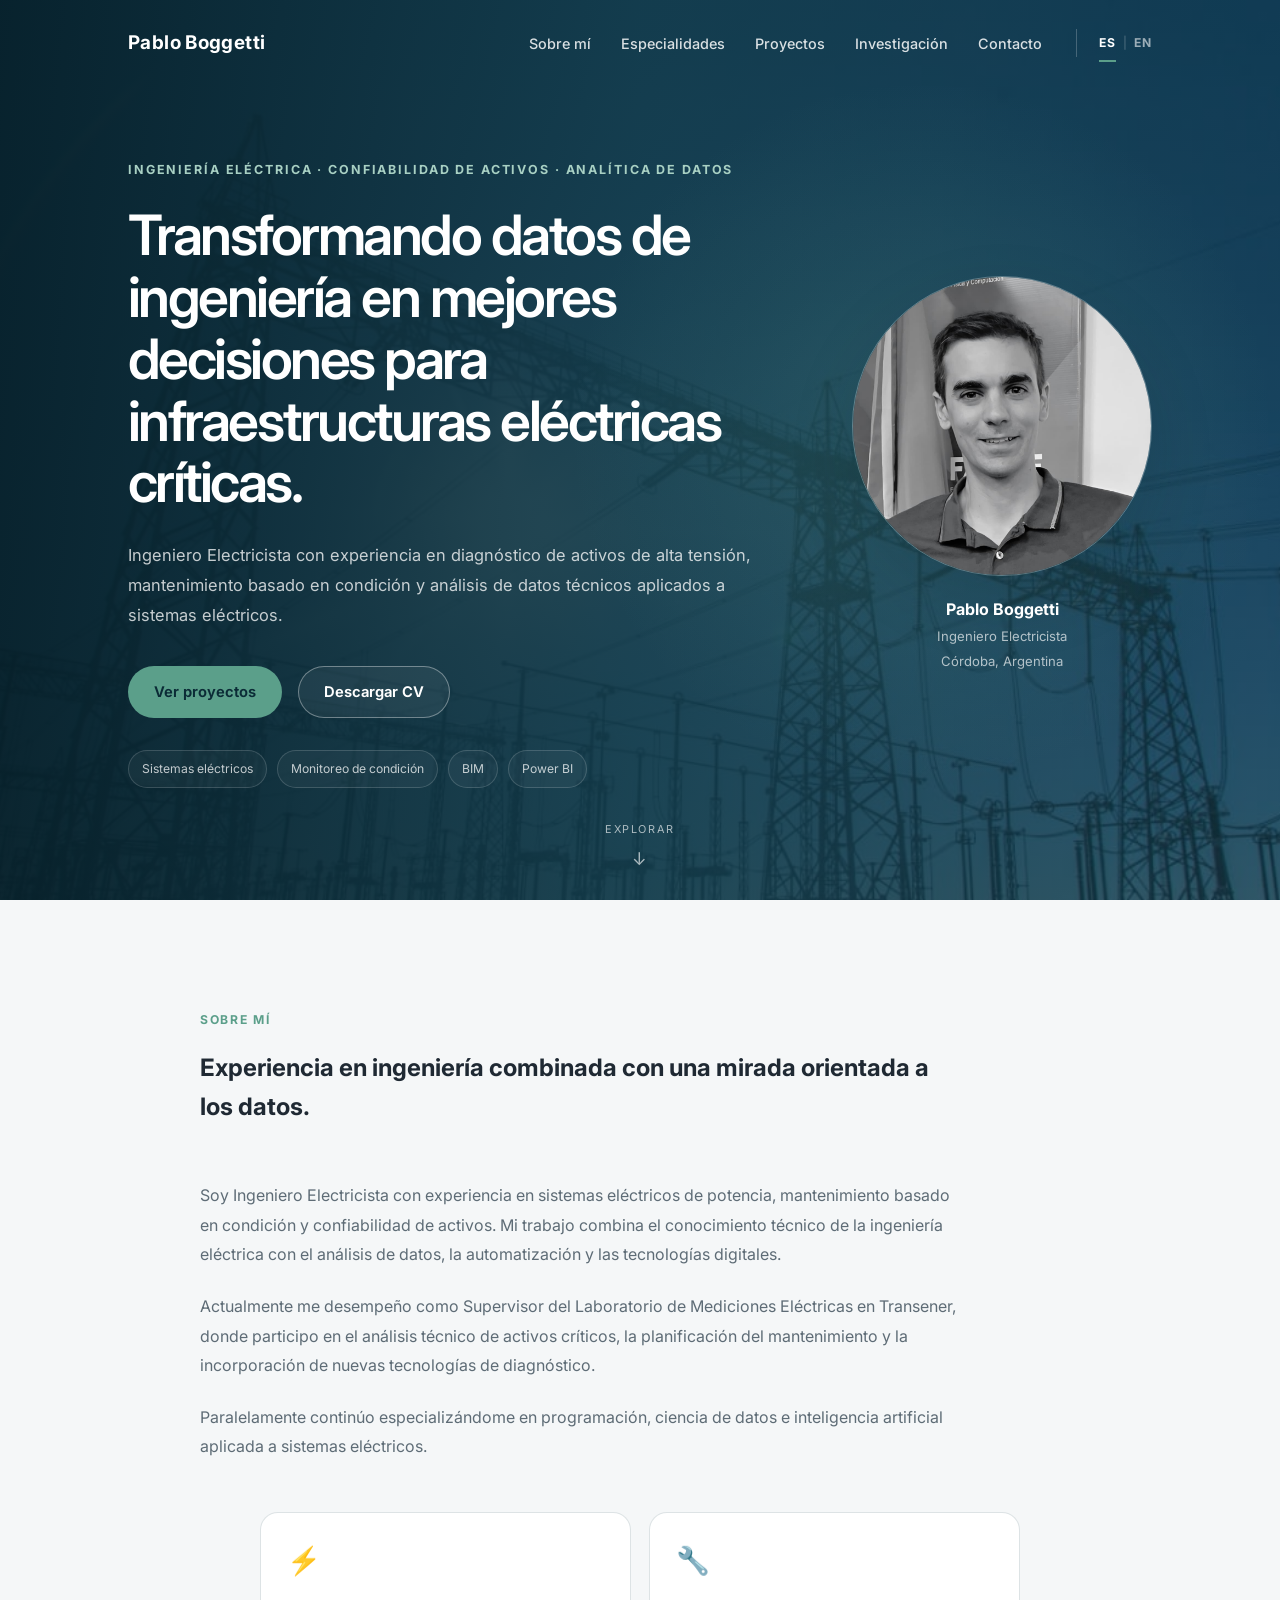
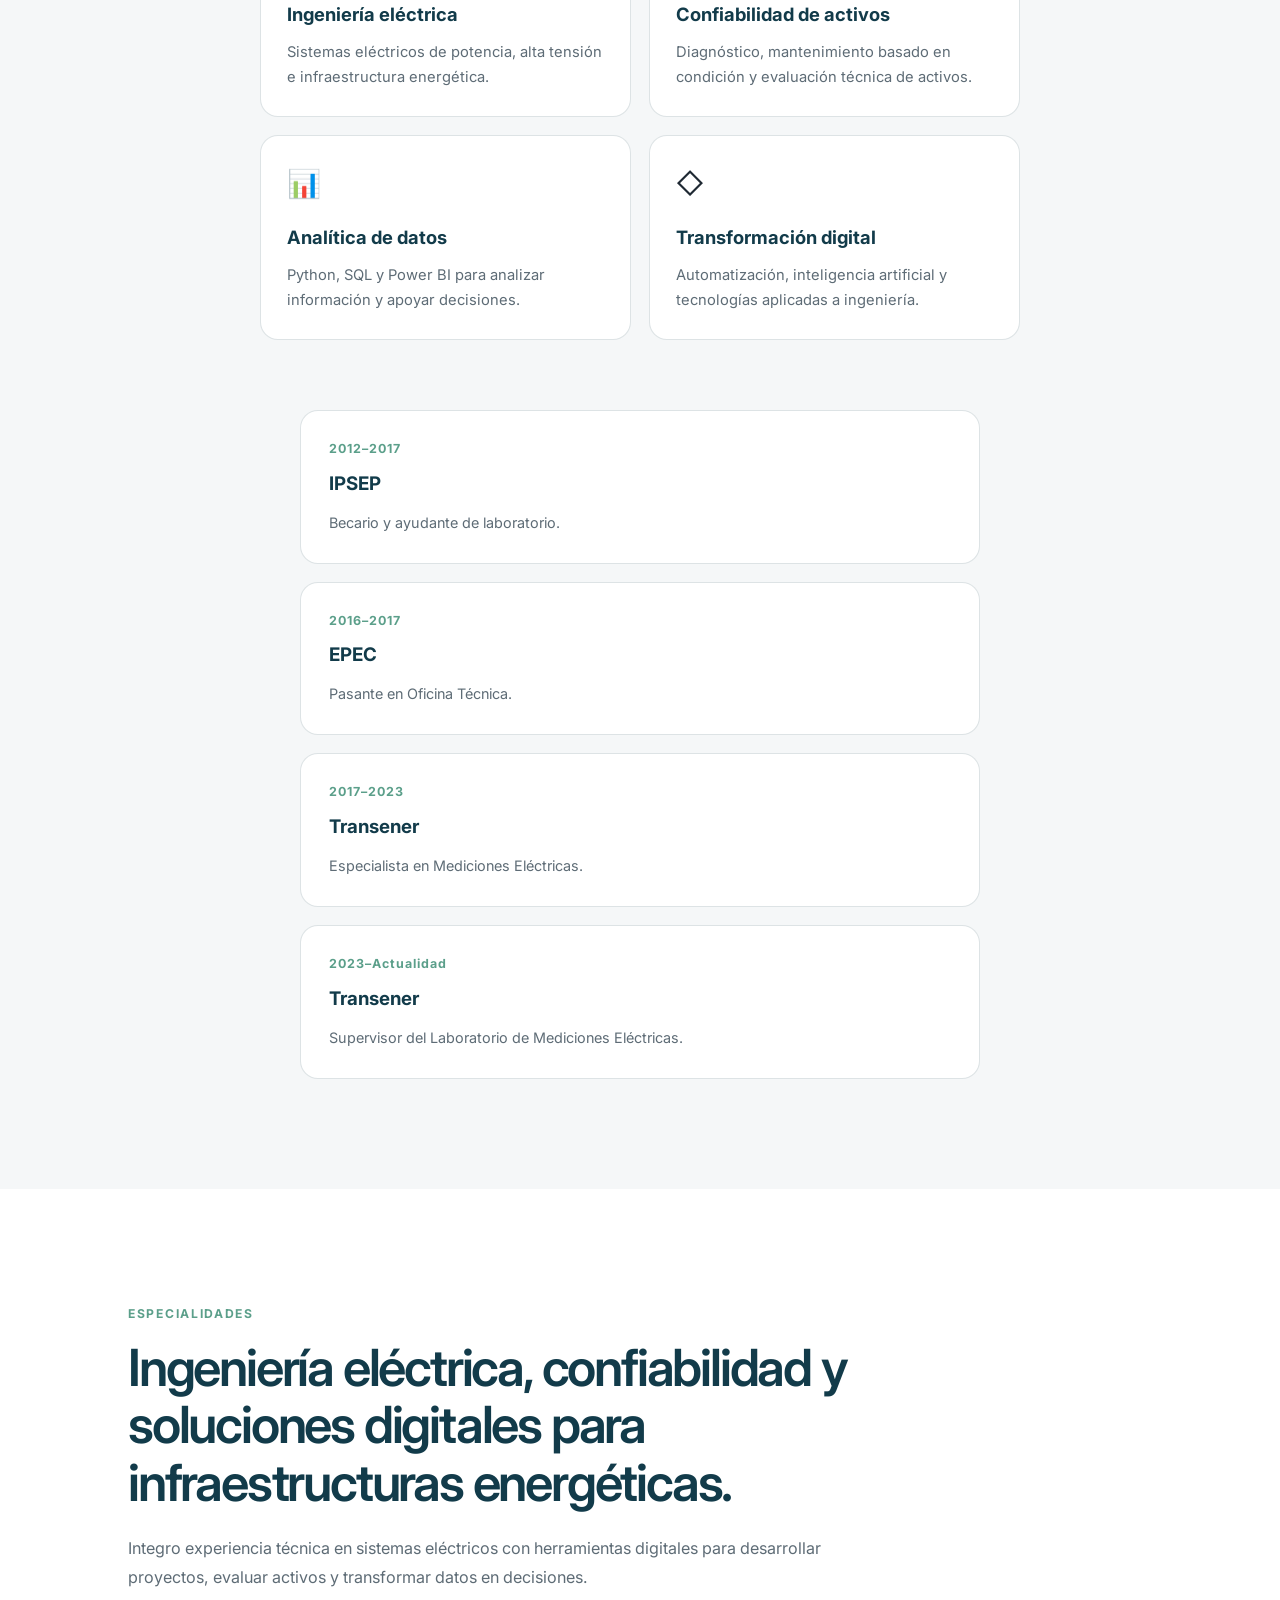
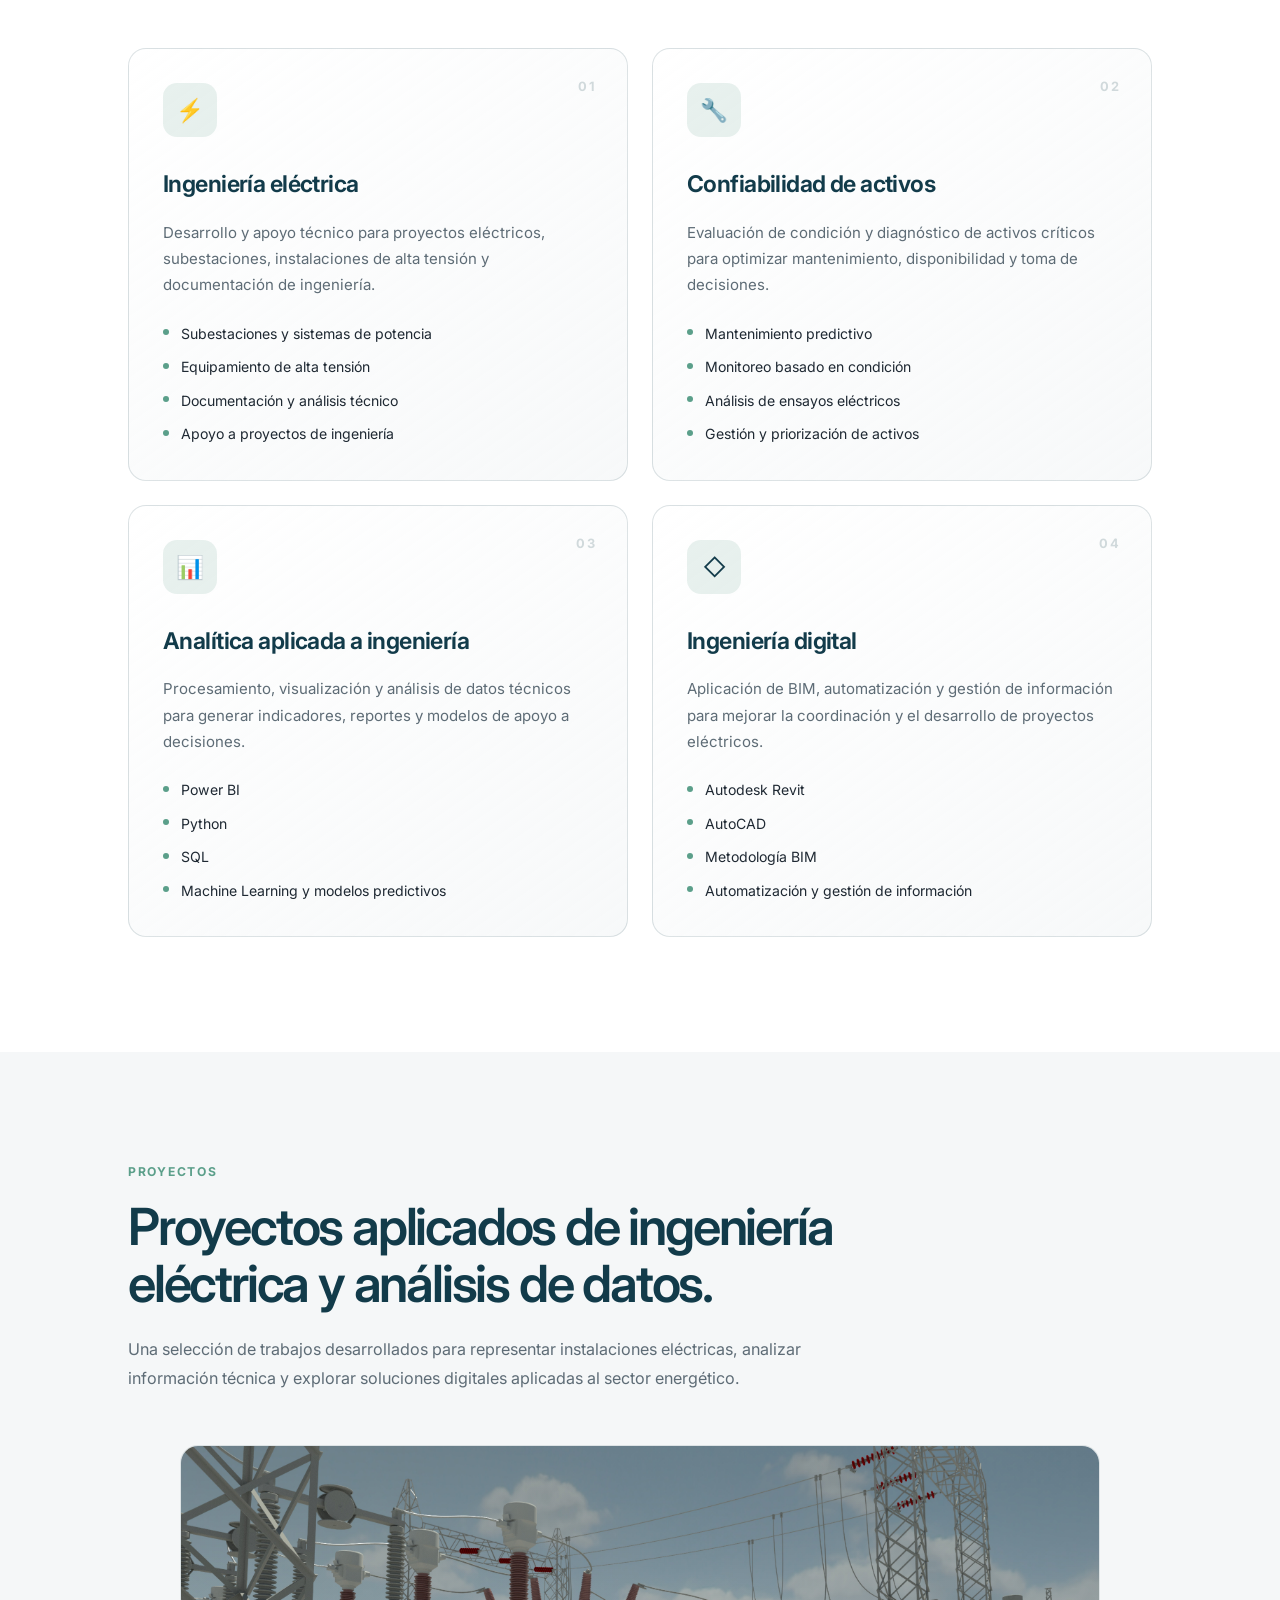
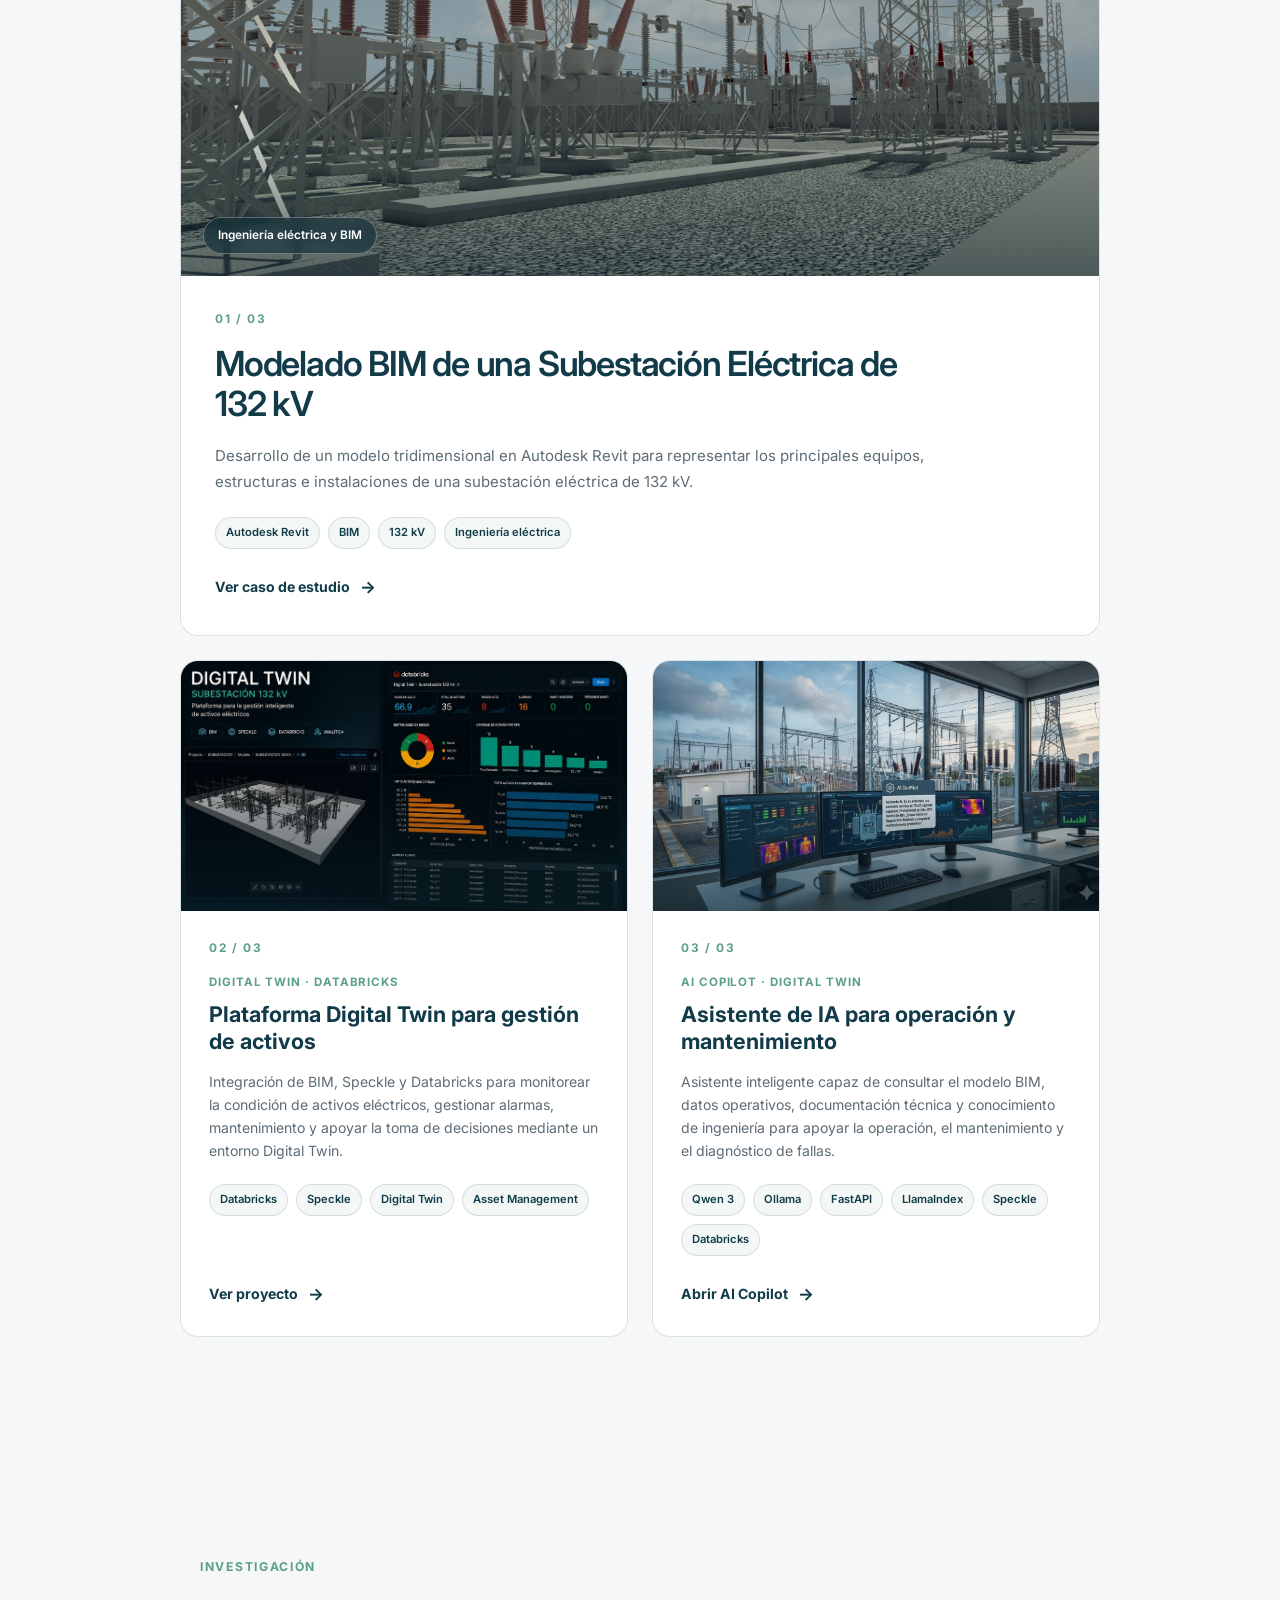
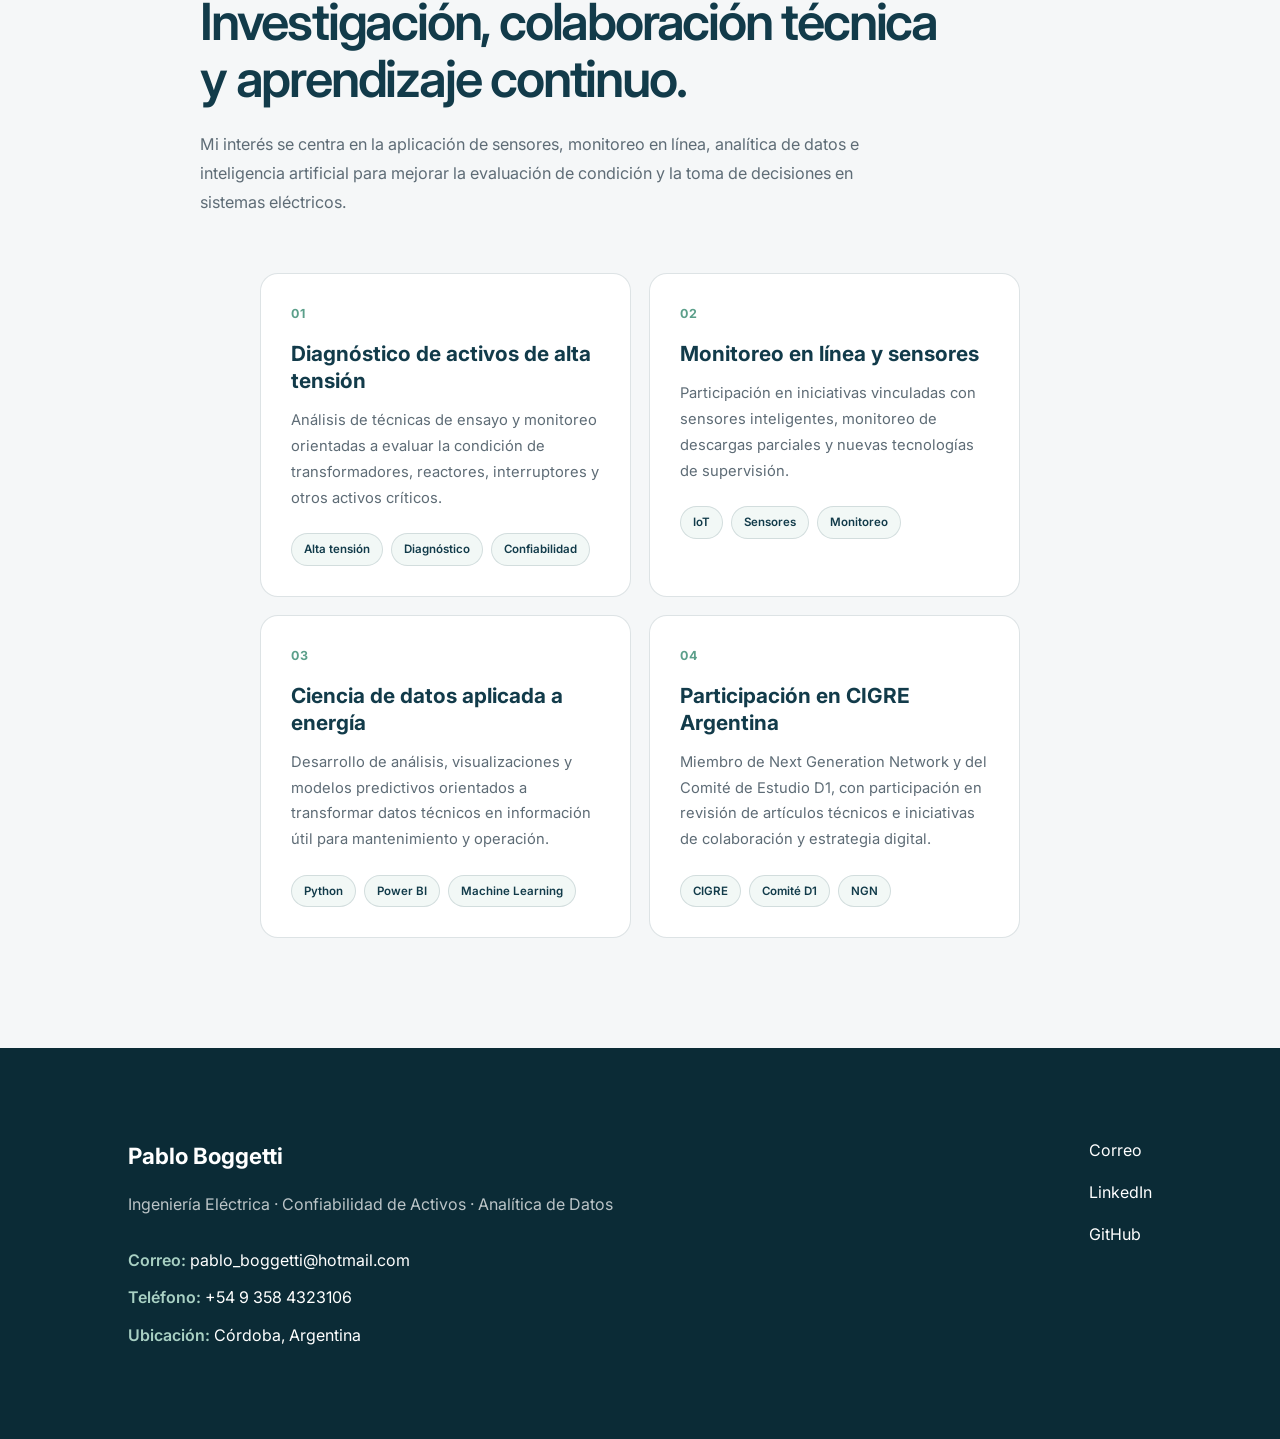
<file: index.html>
<!DOCTYPE html>
<html lang="es">

<head>
  <meta charset="UTF-8">

  <meta
    name="viewport"
    content="width=device-width, initial-scale=1.0"
  >

  <meta
    name="description"
    content="Portfolio profesional de Pablo Boggetti: ingeniería eléctrica, confiabilidad de activos, BIM y analítica de datos aplicada a sistemas de potencia."
  >

  <title>Pablo Boggetti | Ingeniería Eléctrica y Analítica</title>

  <link rel="preconnect" href="https://fonts.googleapis.com">

  <link
    rel="preconnect"
    href="https://fonts.gstatic.com"
    crossorigin
  >

  <link
    href="https://fonts.googleapis.com/css2?family=Inter:wght@400;500;600;700&display=swap"
    rel="stylesheet"
  >

  <link rel="stylesheet" href="css/styles.css">
</head>

<body>

  <!-- =========================================
       NAVEGACIÓN
  ========================================== -->

  <header class="site-header">

    <nav class="navbar">

      <a href="#inicio" class="brand">
        Pablo Boggetti
      </a>

      <button
        class="menu-button"
        type="button"
        aria-label="Abrir menú de navegación"
        aria-expanded="false"
      >
        <span></span>
        <span></span>
        <span></span>
      </button>

      <div class="navigation-area">

        <div class="nav-links">

          <a
            href="#about"
            data-i18n="navAbout"
          >
            Sobre mí
          </a>

          <a
            href="#expertise"
            data-i18n="navExpertise"
          >
            Especialidades
          </a>

          <a
            href="#projects"
            data-i18n="navProjects"
          >
            Proyectos
          </a>

          <a
            href="#research"
            data-i18n="navResearch"
          >
            Investigación
          </a>

          <a
            href="#contact"
            data-i18n="navContact"
          >
            Contacto
          </a>

        </div>

        <div
          class="language-selector"
          role="group"
          aria-label="Selector de idioma"
        >

          <button
            class="language-button active"
            type="button"
            data-language="es"
            aria-pressed="true"
          >
            ES
          </button>

          <span class="language-divider">|</span>

          <button
            class="language-button"
            type="button"
            data-language="en"
            aria-pressed="false"
          >
            EN
          </button>

        </div>

      </div>

    </nav>

  </header>

  <main>

    <!-- =========================================
         HERO
    ========================================== -->

    <section
      id="inicio"
      class="hero"
    >

      <div class="hero-overlay"></div>

      <div class="hero-container">

        <div class="hero-content">

          <p
            class="eyebrow"
            data-i18n="heroEyebrow"
          >
            Ingeniería Eléctrica · Confiabilidad de Activos · Analítica de Datos
          </p>

          <h1 data-i18n="heroTitle">
            Ingeniería eléctrica, analítica de datos y soluciones digitales para sistemas de potencia.
          </h1>

          <p
            class="hero-description"
            data-i18n="heroDescription"
          >
            Ingeniero Electricista con experiencia en proyectos de infraestructura
            eléctrica, diagnóstico de activos de alta tensión y desarrollo de
            soluciones basadas en datos para apoyar la operación, el mantenimiento
            y la toma de decisiones.
          </p>

          <div class="hero-actions">

            <a
              href="#projects"
              class="button button-primary"
              data-i18n="viewProjects"
            >
              Ver proyectos
            </a>

            <a
              href="cv/Pablo_Boggetti_Asset_Reliability_CV.pdf"
              class="button button-secondary"
              target="_blank"
              rel="noopener noreferrer"
              data-i18n="downloadCV"
            >
              Descargar CV
            </a>

          </div>

          <div class="hero-tags">

            <span data-i18n="tagPowerSystems">
              Sistemas de potencia
            </span>

            <span data-i18n="tagConditionMonitoring">
              Monitoreo de condición
            </span>

            <span>BIM</span>

            <span>Power BI</span>

          </div>

        </div>

        <div class="hero-profile">

          <div class="profile-frame">

            <img
              src="images/profile/profile.jpg"
              alt="Pablo Boggetti"
            >

          </div>

          <div class="profile-note">

            <strong>Pablo Boggetti</strong>

            <span data-i18n="profileRole">
              Ingeniero Electricista
            </span>

            <span data-i18n="profileLocation">
              Córdoba, Argentina
            </span>

          </div>

        </div>

      </div>

      <a
        href="#about"
        class="scroll-indicator"
        aria-label="Ir a la siguiente sección"
      >

        <span data-i18n="explore">
          Explorar
        </span>

        <span class="scroll-arrow">↓</span>

      </a>

    </section>

    <!-- =========================================
     SOBRE MÍ
========================================== -->

<section id="about" class="about-section">

  <div class="about-heading">

    <p class="section-label" data-i18n="aboutLabel">
      Sobre mí
    </p>

    <h2 data-i18n="aboutTitle">
      Ingeniero Eléctrico impulsando la transformación digital del sector energético.
    </h2>

  </div>

  <div class="about-content">

    <div class="about-text">

      <p data-i18n="aboutParagraph1">
        Soy Ingeniero Electricista con experiencia en sistemas eléctricos de
        potencia, mantenimiento basado en condición y confiabilidad de activos.
        Mi trabajo combina el conocimiento técnico de la ingeniería eléctrica
        con el análisis de datos, la automatización y las tecnologías digitales.
      </p>

      <p data-i18n="aboutParagraph2">
        Actualmente me desempeño como Supervisor del Laboratorio de Mediciones
        Eléctricas en Transener, donde participo en el análisis técnico de activos
        críticos, la planificación del mantenimiento y la incorporación de nuevas
        tecnologías de diagnóstico.
      </p>

      <p data-i18n="aboutParagraph3">
        Paralelamente continúo especializándome en programación, ciencia de datos
        e inteligencia artificial aplicada a sistemas eléctricos.
      </p>

    </div>

    <div class="about-highlights">

      <article class="about-card">
        <span class="about-icon" aria-hidden="true">⚡</span>

        <h3 data-i18n="aboutElectricalTitle">
          Ingeniería eléctrica
        </h3>

        <p data-i18n="aboutElectricalText">
          Sistemas eléctricos de potencia, alta tensión e infraestructura energética.
        </p>
      </article>

      <article class="about-card">
        <span class="about-icon" aria-hidden="true">🔧</span>

        <h3 data-i18n="aboutReliabilityTitle">
          Confiabilidad de activos
        </h3>

        <p data-i18n="aboutReliabilityText">
          Diagnóstico, mantenimiento basado en condición y evaluación técnica de activos.
        </p>
      </article>

      <article class="about-card">
        <span class="about-icon" aria-hidden="true">📊</span>

        <h3 data-i18n="aboutDataTitle">
          Analítica de datos
        </h3>

        <p data-i18n="aboutDataText">
          Python, SQL y Power BI para analizar información y apoyar decisiones.
        </p>
      </article>

      <article class="about-card">
        <span class="about-icon" aria-hidden="true">◇</span>

        <h3 data-i18n="aboutDigitalTitle">
          Transformación digital
        </h3>

        <p data-i18n="aboutDigitalText">
          Automatización, inteligencia artificial y tecnologías aplicadas a ingeniería.
        </p>
      </article>

    </div>

  </div>

  <div class="about-timeline">

    <article class="timeline-item">
      <span>2012–2017</span>
      <h3>IPSEP</h3>
      <p data-i18n="timelineIpsep">
        Becario y ayudante de laboratorio.
      </p>
    </article>

    <article class="timeline-item">
      <span>2016–2017</span>
      <h3>EPEC</h3>
      <p data-i18n="timelineEpec">
        Pasante en Oficina Técnica.
      </p>
    </article>

    <article class="timeline-item">
      <span>2017–2023</span>
      <h3>Transener</h3>
      <p data-i18n="timelineSpecialist">
        Especialista en Mediciones Eléctricas.
      </p>
    </article>

    <article class="timeline-item">
      <span data-i18n="timelineCurrentDate">
        2023–Actualidad
      </span>
      <h3>Transener</h3>
      <p data-i18n="timelineSupervisor">
        Supervisor del Laboratorio de Mediciones Eléctricas.
      </p>
    </article>

  </div>

</section>    <!-- =========================================
         ESPECIALIDADES
    ========================================== -->

    <section
      id="expertise"
      class="expertise-section"
    >

      <div class="section-heading">

        <p
          class="section-label"
          data-i18n="expertiseLabel"
        >
          Especialidades
        </p>

        <h2 data-i18n="expertiseTitle">
          Ingeniería eléctrica, confiabilidad y soluciones digitales para infraestructuras energéticas.
        </h2>

        <p
          class="section-introduction"
          data-i18n="expertiseIntroduction"
        >
          Integro experiencia técnica en sistemas eléctricos con herramientas
          digitales para desarrollar proyectos, evaluar activos y transformar
          datos en información útil.
        </p>

      </div>

      <div class="expertise-grid">

        <article class="expertise-card">

          <div class="expertise-number">
            01
          </div>

          <div
            class="expertise-icon"
            aria-hidden="true"
          >
            ⚡
          </div>

          <h3 data-i18n="electricalEngineeringTitle">
            Ingeniería eléctrica
          </h3>

          <p data-i18n="electricalEngineeringDescription">
            Desarrollo y apoyo técnico para proyectos eléctricos, subestaciones,
            instalaciones de alta tensión y documentación de ingeniería.
          </p>

          <ul>

            <li data-i18n="electricalItem1">
              Subestaciones y sistemas de potencia
            </li>

            <li data-i18n="electricalItem2">
              Equipamiento de alta tensión
            </li>

            <li data-i18n="electricalItem3">
              Documentación y análisis técnico
            </li>

            <li data-i18n="electricalItem4">
              Apoyo a proyectos de ingeniería
            </li>

          </ul>

        </article>

        <article class="expertise-card">

          <div class="expertise-number">
            02
          </div>

          <div
            class="expertise-icon"
            aria-hidden="true"
          >
            🔧
          </div>

          <h3 data-i18n="reliabilityTitle">
            Confiabilidad de activos
          </h3>

          <p data-i18n="reliabilityDescription">
            Evaluación de condición y diagnóstico de activos críticos para
            apoyar el mantenimiento, la disponibilidad y la toma de decisiones.
          </p>

          <ul>

            <li data-i18n="reliabilityItem1">
              Mantenimiento predictivo
            </li>

            <li data-i18n="reliabilityItem2">
              Monitoreo basado en condición
            </li>

            <li data-i18n="reliabilityItem3">
              Análisis de ensayos eléctricos
            </li>

            <li data-i18n="reliabilityItem4">
              Gestión y priorización de activos
            </li>

          </ul>

        </article>

        <article class="expertise-card">

          <div class="expertise-number">
            03
          </div>

          <div
            class="expertise-icon"
            aria-hidden="true"
          >
            📊
          </div>

          <h3 data-i18n="analyticsTitle">
            Analítica aplicada a ingeniería
          </h3>

          <p data-i18n="analyticsDescription">
            Procesamiento, visualización y análisis de datos técnicos para
            generar indicadores, reportes y modelos de apoyo a decisiones.
          </p>

          <ul>

            <li>Power BI</li>

            <li>Python</li>

            <li>SQL</li>

            <li data-i18n="analyticsItem4">
              Machine Learning y modelos predictivos
            </li>

          </ul>

        </article>

        <article class="expertise-card">

          <div class="expertise-number">
            04
          </div>

          <div
            class="expertise-icon"
            aria-hidden="true"
          >
            ◇
          </div>

          <h3 data-i18n="digitalEngineeringTitle">
            Ingeniería digital
          </h3>

          <p data-i18n="digitalEngineeringDescription">
            Aplicación de BIM, modelado y gestión de información para mejorar
            la representación y el desarrollo de proyectos eléctricos.
          </p>

          <ul>

            <li>Autodesk Revit</li>

            <li>AutoCAD</li>

            <li data-i18n="digitalItem3">
              Metodología BIM
            </li>

            <li data-i18n="digitalItem4">
              Modelado y organización de información
            </li>

          </ul>

        </article>

      </div>

    </section>

    <!-- =========================================
         PROYECTOS DESTACADOS
    ========================================== -->

    <section
      id="projects"
      class="projects-section"
    >

      <div class="section-heading projects-heading">

        <p
          class="section-label"
          data-i18n="projectsLabel"
        >
          Proyectos destacados
        </p>

        <h2 data-i18n="projectsTitle">
          Aplicaciones de ingeniería eléctrica, BIM y análisis de datos.
        </h2>

        <p
          class="section-introduction"
          data-i18n="projectsIntroduction"
        >
          Una selección de trabajos desarrollados para representar instalaciones
          eléctricas, analizar información técnica y explorar soluciones digitales
          aplicadas al sector energético.
        </p>

      </div>

      <!-- PROYECTO PRINCIPAL: BIM -->

      <article class="featured-project">

        <div class="featured-project-image">

          <img
            src="images/projects/bim-substation-main.jpg"
            alt="Modelo BIM en Revit de una subestación eléctrica de 132 kV"
          >

          <div class="project-image-overlay"></div>

          <span
            class="project-category"
            data-i18n="bimMainCategory"
          >
            Ingeniería eléctrica y BIM
          </span>

        </div>

        <div class="featured-project-content">

          <p class="project-number">
            01 / 03
          </p>

          <h3 data-i18n="bimMainTitle">
            Modelado BIM de una Subestación Eléctrica de 132 kV
          </h3>

          <p data-i18n="bimMainDescription">
            Desarrollo de un modelo tridimensional en Autodesk Revit para
            representar los principales equipos, estructuras e instalaciones
            de una subestación eléctrica de 132 kV.
          </p>

          <div class="project-technologies">

            <span>Autodesk Revit</span>
            <span>BIM</span>
            <span>132 kV</span>
            <span data-i18n="electricalEngineeringBadge">
              Ingeniería eléctrica
            </span>

          </div>

          <a
            href="projects/bim-substation.html"
            class="project-link"
            data-i18n="viewCaseStudy"
          >
            Ver caso de estudio
            <span aria-hidden="true">→</span>
          </a>

        </div>

      </article>

      <!-- PROYECTOS SECUNDARIOS -->

      <div class="secondary-projects-grid">

        <!-- DASHBOARD -->
<!-- DIGITAL TWIN -->

<article class="secondary-project-card">

    <div class="secondary-project-image">

        <img
            src="images/projects/digital-twin-dashboard.jpg"
            alt="Digital Twin para gestión de activos eléctricos">

        <div class="project-image-overlay"></div>

    </div>

    <div class="secondary-project-content">

        <p class="project-number">
            02 / 03
        </p>

        <p class="project-category-inline">
            DIGITAL TWIN · DATABRICKS
        </p>

        <h3>
            Plataforma Digital Twin para gestión de activos
        </h3>

        <p>
            Integración de BIM, Speckle y Databricks para monitorear la condición de activos eléctricos, gestionar alarmas, mantenimiento y apoyar la toma de decisiones mediante un entorno Digital Twin.
        </p>

        <div class="project-technologies">

            <span>Databricks</span>
            <span>Speckle</span>
            <span>Digital Twin</span>
            <span>Asset Management</span>

        </div>

        <a
            href="projects/asset-reliability-dashboard.html"
            class="project-link">

            Ver proyecto

            <span aria-hidden="true">→</span>

        </a>

    </div>

</article>

        <!-- AI ENGINEERING COPILOT -->

<article class="secondary-project-card">

  <div class="secondary-project-image">

    <img
      src="images/projects/ai-copilot-main.png"
      alt="Digital Twin AI Copilot para subestaciones eléctricas"
    >

    <div class="project-image-overlay"></div>

  </div>

  <div class="secondary-project-content">

    <p class="project-number">
      03 / 03
    </p>

    <p
      class="project-category-inline"
      data-i18n="mlProjectCategory"
    >
      AI Copilot · Digital Twin
    </p>

    <h3 data-i18n="mlProjectTitle">
      Asistente de IA para operación y mantenimiento
    </h3>

    <p data-i18n="mlProjectDescription">
      Asistente inteligente capaz de consultar el modelo BIM, datos operativos,
      documentación técnica y conocimiento de ingeniería para apoyar la operación,
      el mantenimiento y el diagnóstico de fallas.
    </p>

    <div class="project-technologies">

      <span>Qwen 3</span>
      <span>Ollama</span>
      <span>FastAPI</span>
      <span>LlamaIndex</span>
      <span>Speckle</span>
      <span>Databricks</span>

    </div>

    <a
      href="projects/ai-assistant.html"
      class="project-link"
      data-i18n="viewProject"
    >
      Abrir AI Copilot
      <span aria-hidden="true">→</span>
    </a>

  </div>

</article>

        

      </div>

    </section>

    <!-- =========================================
     INVESTIGACIÓN
========================================== -->

<section id="research" class="research-section">

  <div class="section-heading">

    <p class="section-label" data-i18n="researchLabel">
      Investigación
    </p>

    <h2 data-i18n="researchTitle">
      Explorando nuevas tecnologías para el diagnóstico y la gestión de activos eléctricos.
    </h2>

    <p class="section-introduction" data-i18n="researchIntroduction">
      Mi interés se centra en la aplicación de sensores, monitoreo en línea,
      analítica de datos e inteligencia artificial para mejorar la evaluación
      de condición y la toma de decisiones en sistemas eléctricos.
    </p>

  </div>

  <div class="research-grid">

    <article class="research-card">

      <span class="research-number">01</span>

      <h3 data-i18n="researchAssetTitle">
        Diagnóstico de activos de alta tensión
      </h3>

      <p data-i18n="researchAssetText">
        Análisis de técnicas de ensayo y monitoreo orientadas a evaluar la
        condición de transformadores, reactores, interruptores y otros activos críticos.
      </p>

      <div class="research-tags">
        <span>Alta tensión</span>
        <span>Diagnóstico</span>
        <span>Confiabilidad</span>
      </div>

    </article>

    <article class="research-card">

      <span class="research-number">02</span>

      <h3 data-i18n="researchMonitoringTitle">
        Monitoreo en línea y sensores
      </h3>

      <p data-i18n="researchMonitoringText">
        Participación en iniciativas vinculadas con sensores inteligentes,
        monitoreo de descargas parciales y nuevas tecnologías de supervisión.
      </p>

      <div class="research-tags">
        <span>IoT</span>
        <span>Sensores</span>
        <span>Monitoreo</span>
      </div>

    </article>

    <article class="research-card">

      <span class="research-number">03</span>

      <h3 data-i18n="researchDataTitle">
        Ciencia de datos aplicada a energía
      </h3>

      <p data-i18n="researchDataText">
        Desarrollo de análisis, visualizaciones y modelos predictivos orientados
        a transformar datos técnicos en información útil para mantenimiento y operación.
      </p>

      <div class="research-tags">
        <span>Python</span>
        <span>Power BI</span>
        <span>Machine Learning</span>
      </div>

    </article>

   <article class="research-card">

      <span class="research-number">04</span>

      <h3 data-i18n="researchCigreTitle">
        Participación en CIGRE Argentina
      </h3>

      <p data-i18n="researchCigreText">
        Miembro de Next Generation Network y del Comité de Estudio D1, con
        participación en revisión de artículos técnicos e iniciativas de
        colaboración y estrategia digital.
      </p>

      <div class="research-tags">
        <span>CIGRE</span>
        <span>Comité D1</span>
        <span>NGN</span>
      </div>

    </article>

  </div>

</section>

  <!-- =========================================
       CONTACTO
  ========================================== -->

  <footer
    id="contact"
    class="site-footer"
  >

    <div class="footer-identity">

      <strong>Pablo Boggetti</strong>

      <p data-i18n="footerProfile">
        Ingeniería Eléctrica · BIM · Confiabilidad de Activos · Analítica de Datos
      </p>

      <div class="contact-details">

        <a href="mailto:pablo_boggetti@hotmail.com">

          <span
            class="contact-label"
            data-i18n="emailLabel"
          >
            Correo:
          </span>

          pablo_boggetti@hotmail.com

        </a>

        <a href="tel:+5493584323106">

          <span
            class="contact-label"
            data-i18n="phoneLabel"
          >
            Teléfono:
          </span>

          +54 9 358 4323106

        </a>

        <span>

          <span
            class="contact-label"
            data-i18n="locationLabel"
          >
            Ubicación:
          </span>

          Córdoba, Argentina

        </span>

      </div>

    </div>

    <div class="footer-links">

      <a
        href="mailto:pablo_boggetti@hotmail.com"
        data-i18n="emailLink"
      >
        Correo
      </a>

      <a
        href="https://www.linkedin.com/in/pablo-boggetti-5958754b/"
        target="_blank"
        rel="noopener noreferrer"
      >
        LinkedIn
      </a>

      <a
        href="https://github.com/PabloBogg"
        target="_blank"
        rel="noopener noreferrer"
      >
        GitHub
      </a>

    </div>

  </footer>

  <script src="js/script.js"></script>

</body>

</html>
</file>
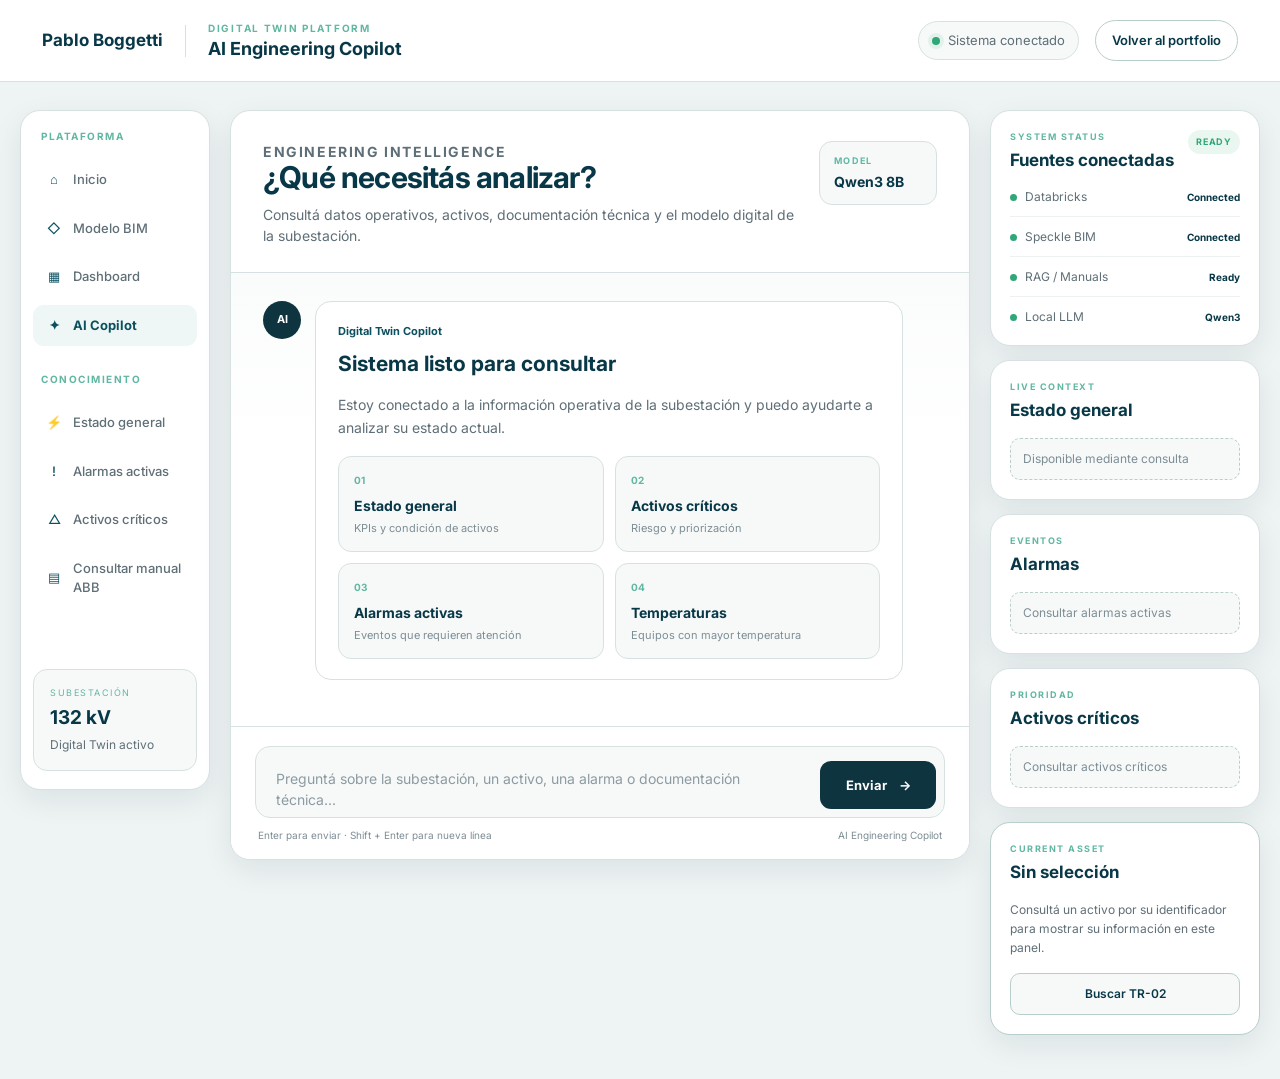
<file: projects/ai-assistant.html>
<!DOCTYPE html>
<html lang="es">

<head>

    <meta charset="UTF-8">

    <meta
        name="viewport"
        content="width=device-width, initial-scale=1.0"
    >

    <title>Digital Twin AI Copilot</title>

    <link rel="preconnect" href="https://fonts.googleapis.com">

    <link
        rel="preconnect"
        href="https://fonts.gstatic.com"
        crossorigin
    >

    <link
        href="https://fonts.googleapis.com/css2?family=Inter:wght@400;500;600;700&display=swap"
        rel="stylesheet"
    >

    <link
        rel="stylesheet"
        href="../css/ai-assistant.css"
    >

</head>

<body>

<div class="copilot-app">

    <!-- =====================================================
         TOP BAR
    ====================================================== -->

    <header class="copilot-topbar">

        <div class="topbar-left">

            <a
                href="../index.html"
                class="brand-link"
            >
                Pablo Boggetti
            </a>

            <div class="topbar-separator"></div>

            <div class="product-title">

                <span class="product-eyebrow">
                    DIGITAL TWIN PLATFORM
                </span>

                <strong>
                    AI Engineering Copilot
                </strong>

            </div>

        </div>

        <div class="topbar-right">

            <div class="connection-status">

                <span class="status-dot"></span>

                <span>
                    Sistema conectado
                </span>

            </div>

            <a
                href="../index.html#projects"
                class="portfolio-button"
            >
                Volver al portfolio
            </a>

        </div>

    </header>


    <!-- =====================================================
         MAIN LAYOUT
    ====================================================== -->

    <main class="copilot-layout">


        <!-- =================================================
             LEFT SIDEBAR
        ================================================== -->

        <aside class="copilot-sidebar">

            <div class="sidebar-section">

                <p class="sidebar-label">
                    Plataforma
                </p>

                <a
                    href="../index.html"
                    class="sidebar-link"
                >
                    <span class="sidebar-icon">⌂</span>
                    <span>Inicio</span>
                </a>

                <a
                    href="bim-substation.html"
                    class="sidebar-link"
                >
                    <span class="sidebar-icon">◇</span>
                    <span>Modelo BIM</span>
                </a>

                <a
                    href="asset-reliability-dashboard.html"
                    class="sidebar-link"
                >
                    <span class="sidebar-icon">▦</span>
                    <span>Dashboard</span>
                </a>

                <a
                    href="ai-assistant.html"
                    class="sidebar-link active"
                >
                    <span class="sidebar-icon">✦</span>
                    <span>AI Copilot</span>
                </a>

            </div>


            <div class="sidebar-section">

                <p class="sidebar-label">
                    Conocimiento
                </p>

                <button
                    type="button"
                    class="sidebar-action prompt-btn"
                >
                    <span class="sidebar-icon">⚡</span>
                    Estado general
                </button>

                <button
                    type="button"
                    class="sidebar-action prompt-btn"
                >
                    <span class="sidebar-icon">!</span>
                    Alarmas activas
                </button>

                <button
                    type="button"
                    class="sidebar-action prompt-btn"
                >
                    <span class="sidebar-icon">△</span>
                    Activos críticos
                </button>

                <button
                    type="button"
                    class="sidebar-action prompt-btn"
                >
                    <span class="sidebar-icon">▤</span>
                    Consultar manual ABB
                </button>

            </div>


            <div class="sidebar-footer">

                <span class="sidebar-footer-label">
                    Subestación
                </span>

                <strong>
                    132 kV
                </strong>

                <span>
                    Digital Twin activo
                </span>

            </div>

        </aside>


        <!-- =================================================
             CHAT
        ================================================== -->

        <section class="copilot-chat">


            <!-- CHAT HEADER -->

            <div class="chat-header">

                <div>

                    <p class="chat-eyebrow">
                        ENGINEERING INTELLIGENCE
                    </p>

                    <h1>
                        ¿Qué necesitás analizar?
                    </h1>

                    <p>
                        Consultá datos operativos, activos, documentación
                        técnica y el modelo digital de la subestación.
                    </p>

                </div>

                <div class="chat-model-badge">

                    <span>
                        MODEL
                    </span>

                    <strong>
                        Qwen3 8B
                    </strong>

                </div>

            </div>


            <!-- MESSAGES -->

            <div
                id="chatMessages"
                class="chat-messages"
            >

                <div class="assistant-message assistant-welcome">

                    <div class="assistant-avatar">
                        AI
                    </div>

                    <div class="message-content">

                        <p class="message-author">
                            Digital Twin Copilot
                        </p>

                        <h2>
                            Sistema listo para consultar
                        </h2>

                        <p>
                            Estoy conectado a la información operativa
                            de la subestación y puedo ayudarte a analizar
                            su estado actual.
                        </p>

                        <div class="welcome-capabilities">

                            <button
                                type="button"
                                class="capability-card prompt-btn"
                            >
                                <span>01</span>

                                <strong>
                                    Estado general
                                </strong>

                                <small>
                                    KPIs y condición de activos
                                </small>
                            </button>

                            <button
                                type="button"
                                class="capability-card prompt-btn"
                            >
                                <span>02</span>

                                <strong>
                                    Activos críticos
                                </strong>

                                <small>
                                    Riesgo y priorización
                                </small>
                            </button>

                            <button
                                type="button"
                                class="capability-card prompt-btn"
                            >
                                <span>03</span>

                                <strong>
                                    Alarmas activas
                                </strong>

                                <small>
                                    Eventos que requieren atención
                                </small>
                            </button>

                            <button
                                type="button"
                                class="capability-card prompt-btn"
                            >
                                <span>04</span>

                                <strong>
                                    Temperaturas
                                </strong>

                                <small>
                                    Equipos con mayor temperatura
                                </small>
                            </button>

                        </div>

                    </div>

                </div>

            </div>


            <!-- INPUT AREA -->

            <div class="chat-composer">

                <div class="composer-inner">

                    <textarea
                        id="question"
                        rows="1"
                        placeholder="Preguntá sobre la subestación, un activo, una alarma o documentación técnica..."
                    ></textarea>

                    <button
                        id="sendButton"
                        type="button"
                        class="send-button"
                        aria-label="Enviar consulta"
                    >
                        <span>
                            Enviar
                        </span>

                        <strong>
                            →
                        </strong>
                    </button>

                </div>

                <div class="composer-footer">

                    <span>
                        Enter para enviar · Shift + Enter para nueva línea
                    </span>

                    <span>
                        AI Engineering Copilot
                    </span>

                </div>

            </div>

        </section>


        <!-- =================================================
             CONTEXT PANEL
        ================================================== -->

        <aside class="context-panel">


            <section class="context-block">

                <div class="context-heading">

                    <div>

                        <p>
                            SYSTEM STATUS
                        </p>

                        <h2>
                            Fuentes conectadas
                        </h2>

                    </div>

                    <span class="system-ready">
                        READY
                    </span>

                </div>


                <div class="source-list">

                    <div class="source-item">

                        <div>

                            <span class="source-dot online"></span>

                            <span>
                                Databricks
                            </span>

                        </div>

                        <strong>
                            Connected
                        </strong>

                    </div>

                    <div class="source-item">

                        <div>

                            <span class="source-dot online"></span>

                            <span>
                                Speckle BIM
                            </span>

                        </div>

                        <strong>
                            Connected
                        </strong>

                    </div>

                    <div class="source-item">

                        <div>

                            <span class="source-dot online"></span>

                            <span>
                                RAG / Manuals
                            </span>

                        </div>

                        <strong>
                            Ready
                        </strong>

                    </div>

                    <div class="source-item">

                        <div>

                            <span class="source-dot online"></span>

                            <span>
                                Local LLM
                            </span>

                        </div>

                        <strong>
                            Qwen3
                        </strong>

                    </div>

                </div>

            </section>


            <section class="context-block">

                <div class="context-heading">

                    <div>

                        <p>
                            LIVE CONTEXT
                        </p>

                        <h2>
                            Estado general
                        </h2>

                    </div>

                </div>

                <div
                    id="generalStatus"
                    class="context-data"
                >
                    <span class="context-loading">
                        Disponible mediante consulta
                    </span>
                </div>

            </section>


            <section class="context-block">

                <div class="context-heading">

                    <div>

                        <p>
                            EVENTOS
                        </p>

                        <h2>
                            Alarmas
                        </h2>

                    </div>

                </div>

                <div
                    id="alarmsPanel"
                    class="context-data"
                >
                    <span class="context-loading">
                        Consultar alarmas activas
                    </span>
                </div>

            </section>


            <section class="context-block">

                <div class="context-heading">

                    <div>

                        <p>
                            PRIORIDAD
                        </p>

                        <h2>
                            Activos críticos
                        </h2>

                    </div>

                </div>

                <div
                    id="criticalPanel"
                    class="context-data"
                >
                    <span class="context-loading">
                        Consultar activos críticos
                    </span>
                </div>

            </section>


            <section class="context-block context-selected">

                <div class="context-heading">

                    <div>

                        <p>
                            CURRENT ASSET
                        </p>

                        <h2>
                            Sin selección
                        </h2>

                    </div>

                </div>

                <p class="selected-help">
                    Consultá un activo por su identificador para mostrar
                    su información en este panel.
                </p>

                <button
                    type="button"
                    class="secondary-action prompt-btn"
                >
                    Buscar TR-02
                </button>

            </section>

        </aside>

    </main>

</div>


<script src="../js/ai-assistant.js"></script>

</body>

</html>
</file>
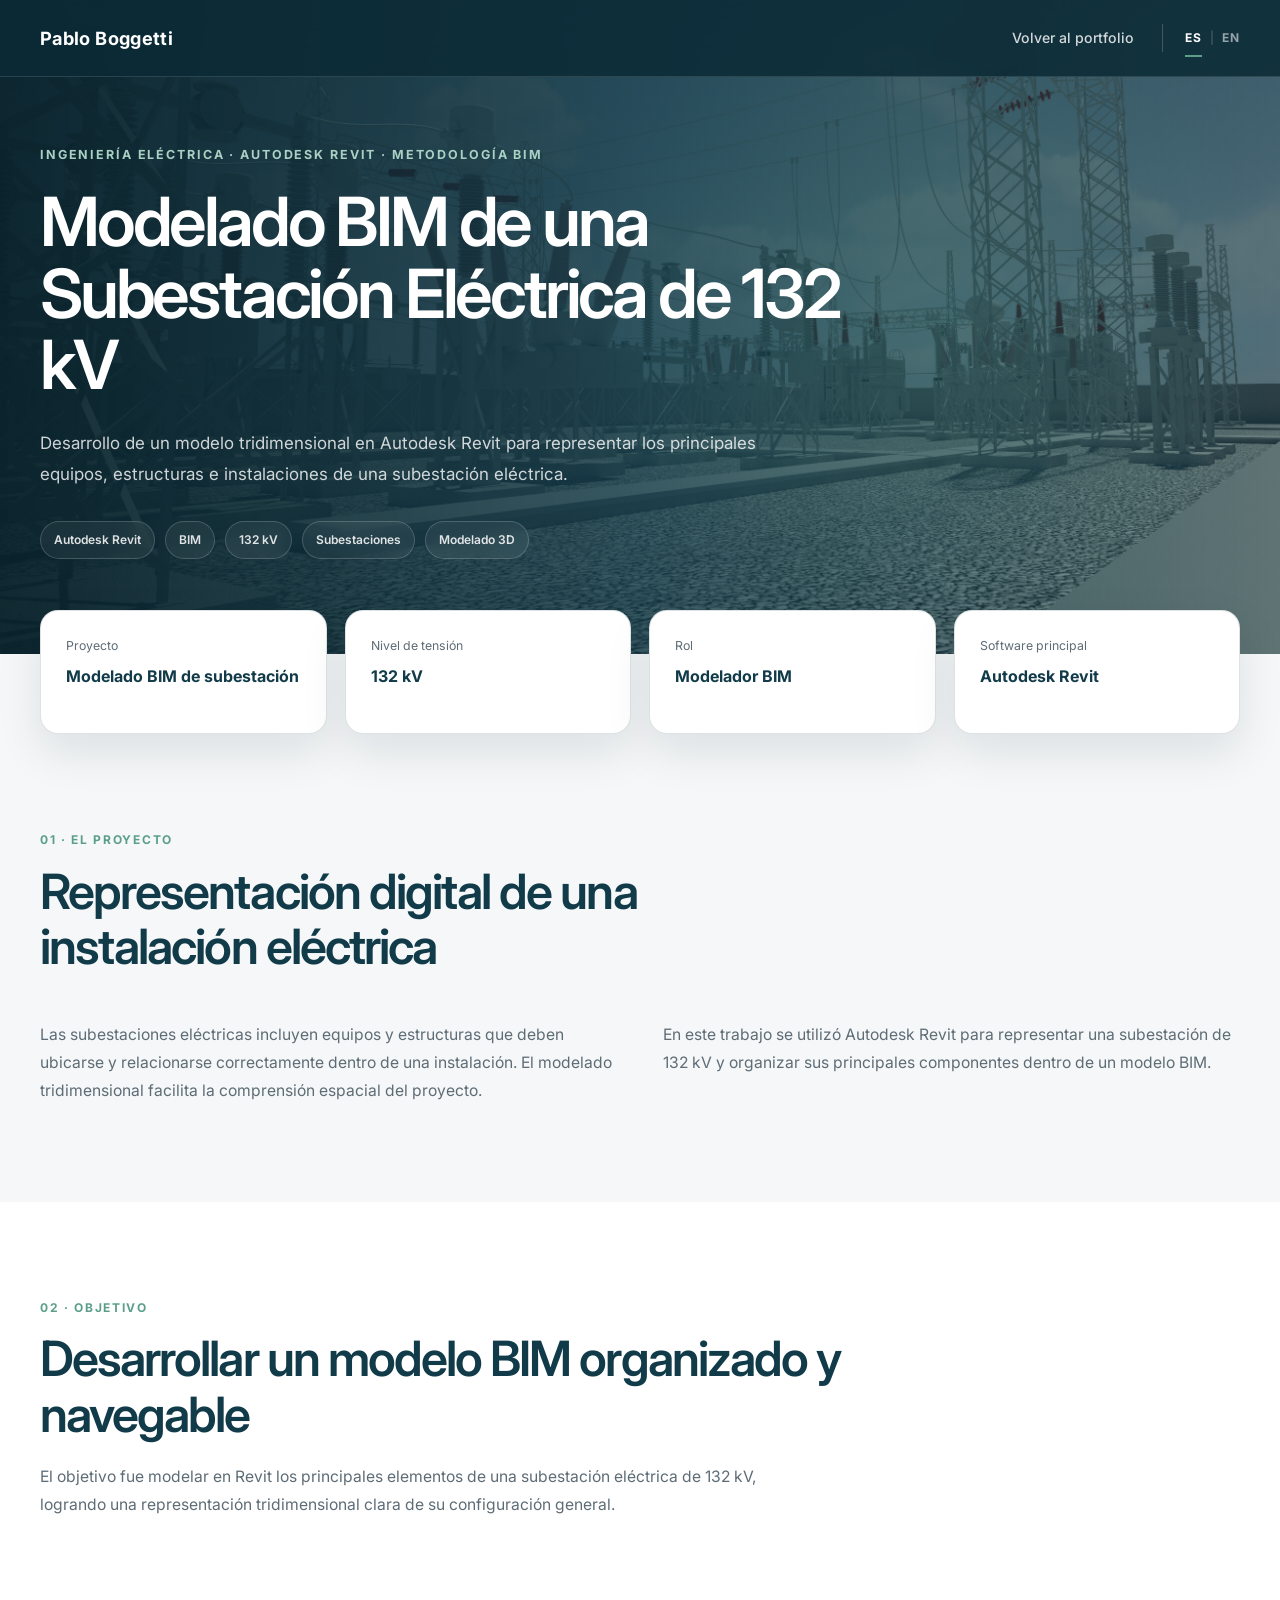
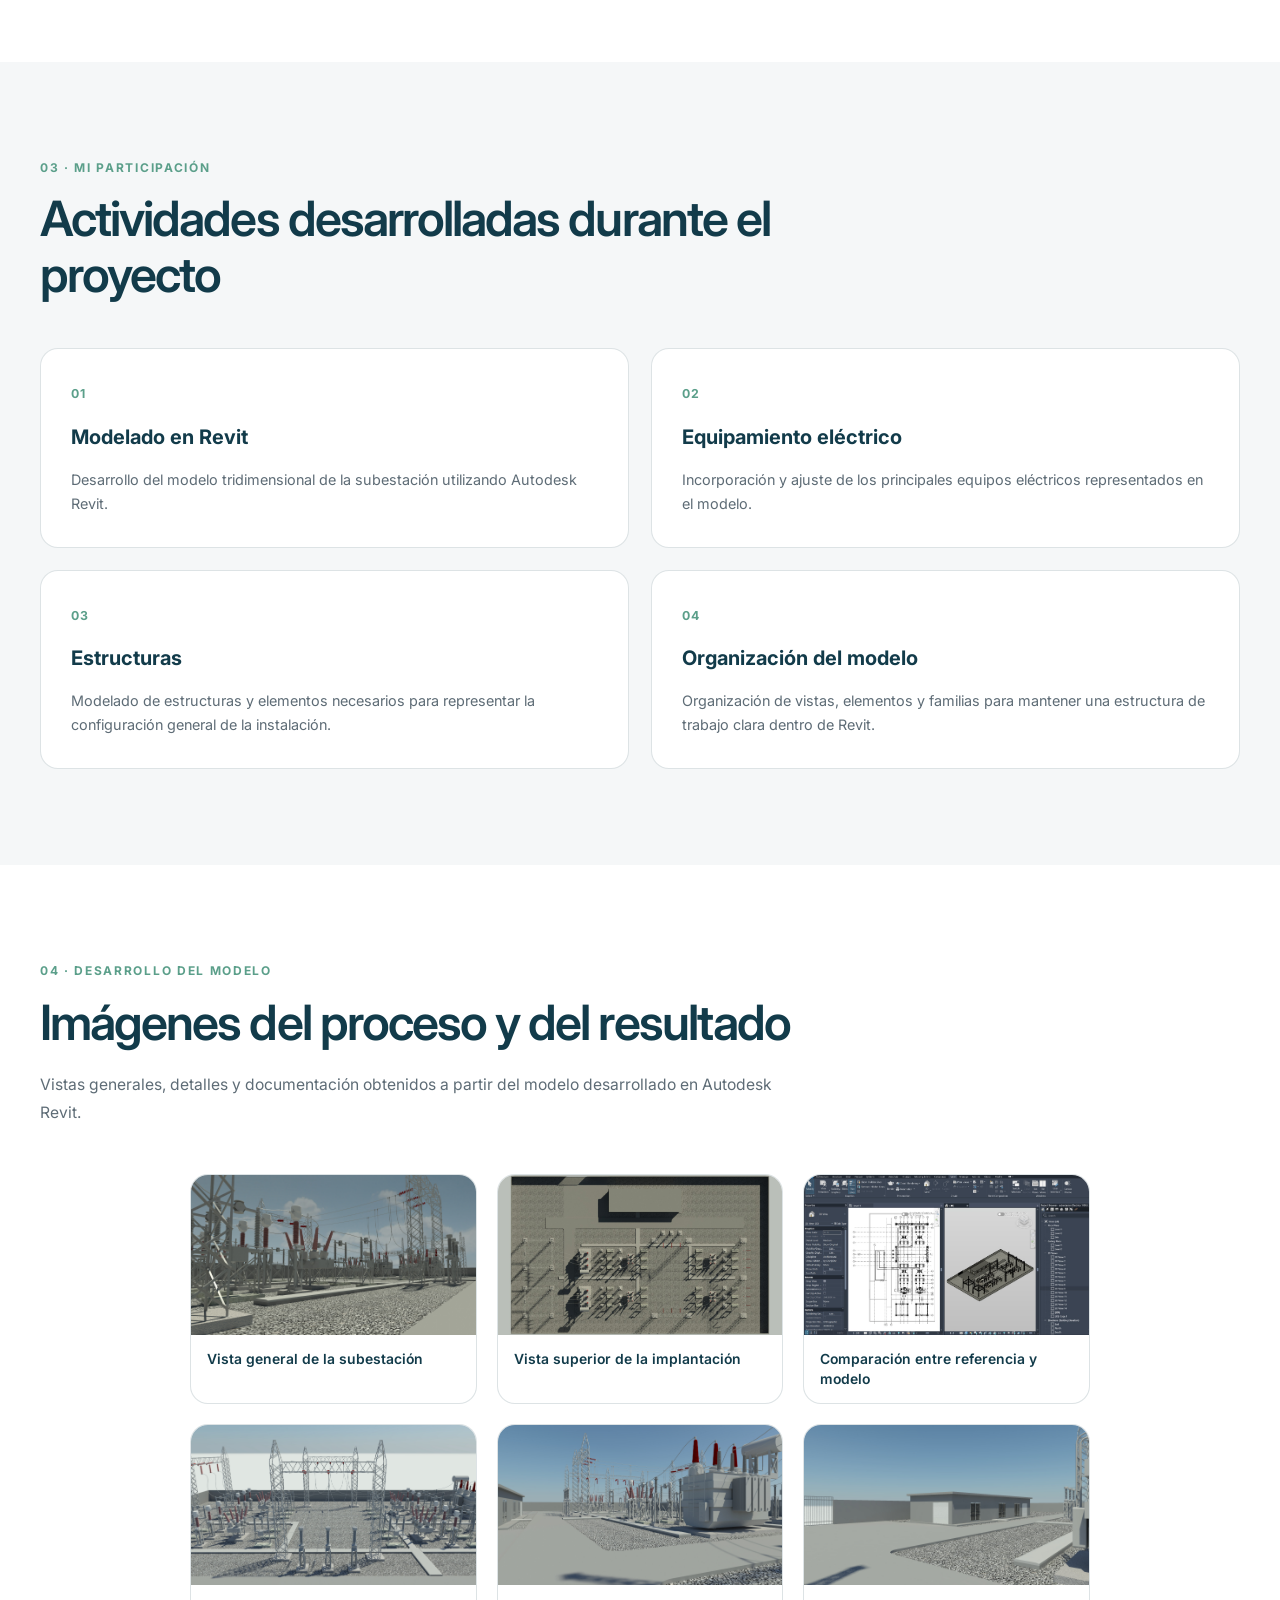
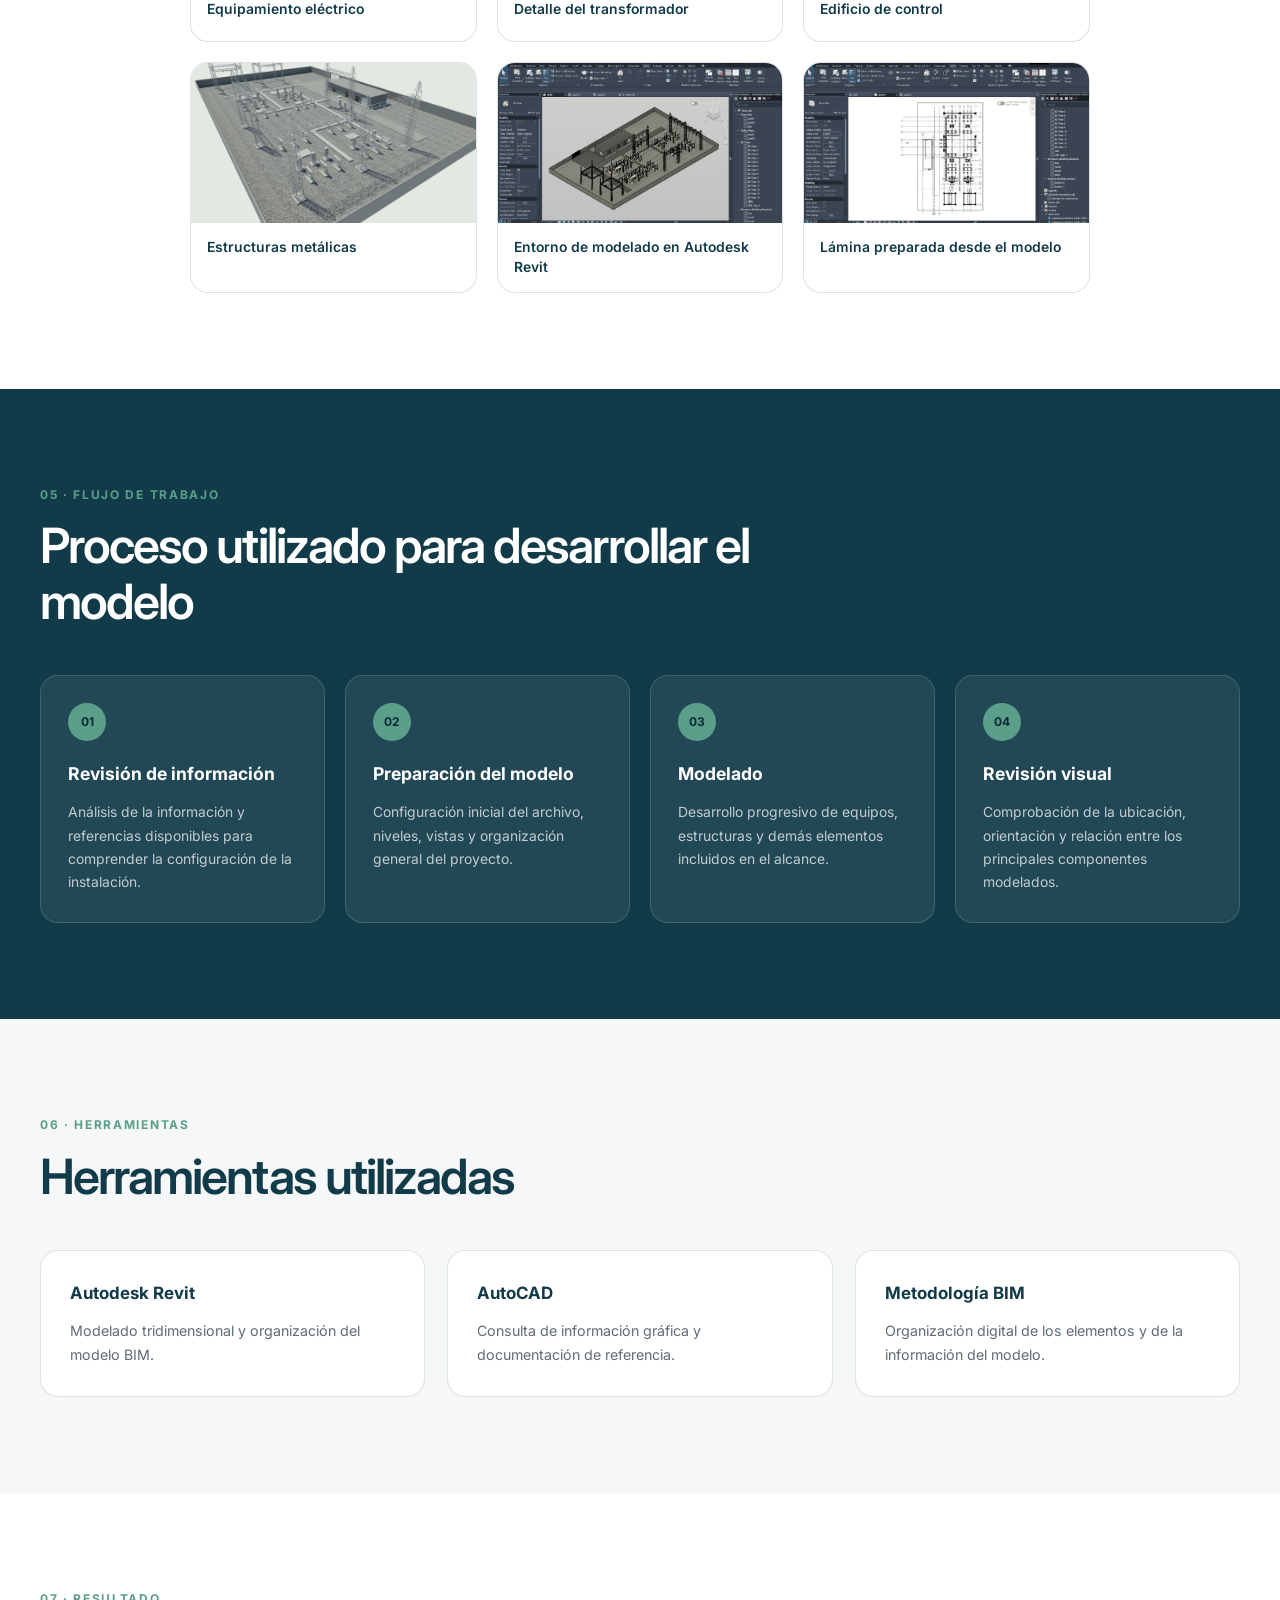
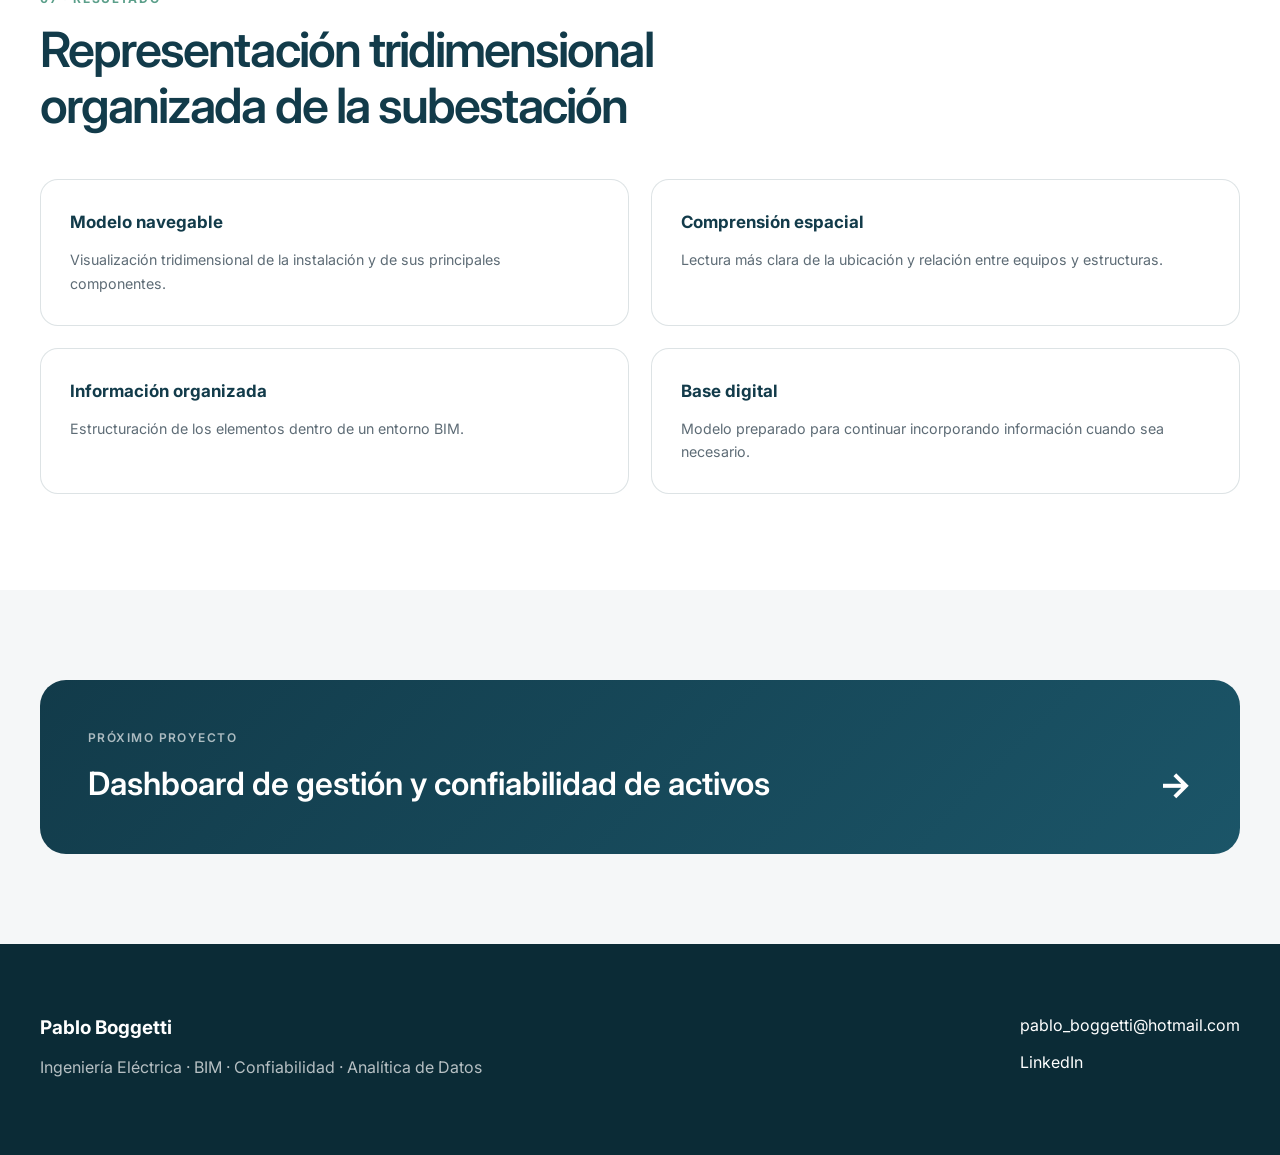
<file: projects/bim-substation.html>
<!DOCTYPE html>
<html lang="es">

<head>
  <meta charset="UTF-8">

  <meta
    name="viewport"
    content="width=device-width, initial-scale=1.0"
  >

  <meta
    name="description"
    content="Proyecto de modelado BIM en Autodesk Revit de una subestación eléctrica de 132 kV."
  >

  <title>
    Modelado BIM de una Subestación de 132 kV | Pablo Boggetti
  </title>

  <link rel="preconnect" href="https://fonts.googleapis.com">

  <link
    rel="preconnect"
    href="https://fonts.gstatic.com"
    crossorigin
  >

  <link
    href="https://fonts.googleapis.com/css2?family=Inter:wght@400;500;600;700&display=swap"
    rel="stylesheet"
  >

  <link rel="stylesheet" href="../css/project.css">
</head>

<body>

  <header class="project-header">

    <nav class="project-navbar">

      <a
        href="../index.html"
        class="project-brand"
      >
        Pablo Boggetti
      </a>

      <div class="project-navigation">

        <a
          href="../index.html#projects"
          data-i18n="backPortfolio"
        >
          Volver al portfolio
        </a>

        <div class="language-selector">

          <button
            class="language-button active"
            type="button"
            data-language="es"
            aria-pressed="true"
          >
            ES
          </button>

          <span>|</span>

          <button
            class="language-button"
            type="button"
            data-language="en"
            aria-pressed="false"
          >
            EN
          </button>

        </div>

      </div>

    </nav>

  </header>

  <main>

    <!-- HERO -->

    <section class="project-hero">

      <div class="project-hero-overlay"></div>

      <div class="project-hero-content">

        <p
          class="project-eyebrow"
          data-i18n="heroEyebrow"
        >
          Ingeniería eléctrica · Autodesk Revit · Metodología BIM
        </p>

        <h1 data-i18n="heroTitle">
          Modelado BIM de una Subestación Eléctrica de 132 kV
        </h1>

        <p
          class="project-hero-description"
          data-i18n="heroDescription"
        >
          Desarrollo de un modelo tridimensional en Autodesk Revit para
          representar los principales equipos, estructuras e instalaciones
          de una subestación eléctrica.
        </p>

        <div class="project-tags">

          <span>Autodesk Revit</span>
          <span>BIM</span>
          <span>132 kV</span>

          <span data-i18n="tagSubstation">
            Subestaciones
          </span>

          <span data-i18n="tagModeling">
            Modelado 3D
          </span>

        </div>

      </div>

    </section>

    <!-- RESUMEN -->

    <section class="project-summary">

      <div class="summary-card">

        <span data-i18n="projectLabel">
          Proyecto
        </span>

        <strong data-i18n="projectValue">
          Modelado BIM de subestación
        </strong>

      </div>

      <div class="summary-card">

        <span data-i18n="voltageLabel">
          Nivel de tensión
        </span>

        <strong>
          132 kV
        </strong>

      </div>

      <div class="summary-card">

        <span data-i18n="roleLabel">
          Rol
        </span>

        <strong data-i18n="roleValue">
          Modelador BIM
        </strong>

      </div>

      <div class="summary-card">

        <span data-i18n="softwareLabel">
          Software principal
        </span>

        <strong>
          Autodesk Revit
        </strong>

      </div>

    </section>

    <!-- PROYECTO -->

    <section class="project-section">

      <div class="section-heading">

        <p
          class="section-number"
          data-i18n="contextNumber"
        >
          01 · El proyecto
        </p>

        <h2 data-i18n="contextTitle">
          Representación digital de una instalación eléctrica
        </h2>

      </div>

      <div class="project-introduction">

        <p data-i18n="contextParagraph1">
          Las subestaciones eléctricas incluyen equipos y estructuras que deben
          ubicarse y relacionarse correctamente dentro de una instalación.
          El modelado tridimensional facilita la comprensión espacial del proyecto.
        </p>

        <p data-i18n="contextParagraph2">
          En este trabajo se utilizó Autodesk Revit para representar una
          subestación de 132 kV y organizar sus principales componentes dentro
          de un modelo BIM.
        </p>

      </div>

    </section>

    <!-- OBJETIVO -->

    <section class="project-section project-section-light">

      <div class="section-heading">

        <p
          class="section-number"
          data-i18n="objectiveNumber"
        >
          02 · Objetivo
        </p>

        <h2 data-i18n="objectiveTitle">
          Desarrollar un modelo BIM organizado y navegable
        </h2>

        <p data-i18n="objectiveParagraph">
          El objetivo fue modelar en Revit los principales elementos de una
          subestación eléctrica de 132 kV, logrando una representación
          tridimensional clara de su configuración general.
        </p>

      </div>

    </section>

    <!-- PARTICIPACIÓN -->

    <section class="project-section">

      <div class="section-heading">

        <p
          class="section-number"
          data-i18n="participationNumber"
        >
          03 · Mi participación
        </p>

        <h2 data-i18n="participationTitle">
          Actividades desarrolladas durante el proyecto
        </h2>

      </div>

      <div class="participation-grid">

        <article class="info-card">

          <span>01</span>

          <h3 data-i18n="participationItem1Title">
            Modelado en Revit
          </h3>

          <p data-i18n="participationItem1Description">
            Desarrollo del modelo tridimensional de la subestación utilizando
            Autodesk Revit.
          </p>

        </article>

        <article class="info-card">

          <span>02</span>

          <h3 data-i18n="participationItem2Title">
            Equipamiento eléctrico
          </h3>

          <p data-i18n="participationItem2Description">
            Incorporación y ajuste de los principales equipos eléctricos
            representados en el modelo.
          </p>

        </article>

        <article class="info-card">

          <span>03</span>

          <h3 data-i18n="participationItem3Title">
            Estructuras
          </h3>

          <p data-i18n="participationItem3Description">
            Modelado de estructuras y elementos necesarios para representar
            la configuración general de la instalación.
          </p>

        </article>

        <article class="info-card">

          <span>04</span>

          <h3 data-i18n="participationItem4Title">
            Organización del modelo
          </h3>

          <p data-i18n="participationItem4Description">
            Organización de vistas, elementos y familias para mantener una
            estructura de trabajo clara dentro de Revit.
          </p>

        </article>

      </div>

    </section>

    <!-- DESARROLLO DEL MODELO -->

    <section class="project-section project-section-light">

      <div class="section-heading">

        <p
          class="section-number"
          data-i18n="galleryNumber"
        >
          04 · Desarrollo del modelo
        </p>

        <h2 data-i18n="galleryTitle">
          Imágenes del proceso y del resultado
        </h2>

        <p data-i18n="galleryIntroduction">
          Vistas generales, detalles y documentación obtenidos a partir del
          modelo desarrollado en Autodesk Revit.
        </p>

      </div>

      <div class="project-gallery">

        <figure class="gallery-card">

          <div class="gallery-image">

            <img
              src="../images/projects/bim-substation-main.jpg"
              alt="Vista general de la subestación modelada en Revit"
            >

          </div>

          <figcaption data-i18n="galleryCaption1">
            Vista general de la subestación
          </figcaption>

        </figure>

        <figure class="gallery-card">

          <div class="gallery-image">

            <img
              src="../images/projects/bim-overview-top.jpg"
              alt="Vista superior del modelo BIM de la subestación"
            >

          </div>

          <figcaption data-i18n="overviewCaption">
            Vista superior de la implantación
          </figcaption>

        </figure>

        <figure class="gallery-card">

          <div class="gallery-image">

            <img
              src="../images/projects/bim-before-after.jpg"
              alt="Comparación entre información gráfica y modelo BIM"
            >

          </div>

          <figcaption data-i18n="beforeAfterCaption">
            Comparación entre referencia y modelo
          </figcaption>

        </figure>

        <figure class="gallery-card">

          <div class="gallery-image">

            <img
              src="../images/projects/bim-equipment.jpg"
              alt="Equipamiento eléctrico modelado en Revit"
            >

          </div>

          <figcaption data-i18n="equipmentCaption">
            Equipamiento eléctrico
          </figcaption>

        </figure>

        <figure class="gallery-card">

          <div class="gallery-image">

            <img
              src="../images/projects/bim-transformer.jpg"
              alt="Transformador modelado en Revit"
            >

          </div>

          <figcaption data-i18n="transformerCaption">
            Detalle del transformador
          </figcaption>

        </figure>

        <figure class="gallery-card">

          <div class="gallery-image">

            <img
              src="../images/projects/bim-control-building.jpg"
              alt="Edificio de control modelado en Revit"
            >

          </div>

          <figcaption data-i18n="controlBuildingCaption">
            Edificio de control
          </figcaption>

        </figure>

        <figure class="gallery-card">

          <div class="gallery-image">

            <img
              src="../images/projects/bim-structures.jpg"
              alt="Estructuras metálicas modeladas en Revit"
            >

          </div>

          <figcaption data-i18n="structuresCaption">
            Estructuras metálicas
          </figcaption>

        </figure>

        <figure class="gallery-card">

          <div class="gallery-image">

            <img
              src="../images/projects/bim-revit-workspace.jpg"
              alt="Modelo dentro del entorno de Autodesk Revit"
            >

          </div>

          <figcaption data-i18n="workspaceCaption">
            Entorno de modelado en Autodesk Revit
          </figcaption>

        </figure>

        <figure class="gallery-card">

          <div class="gallery-image">

            <img
              src="../images/projects/bim-sheet.jpg"
              alt="Lámina generada desde el modelo BIM"
            >

          </div>

          <figcaption data-i18n="sheetCaption">
            Lámina preparada desde el modelo
          </figcaption>

        </figure>

      </div>

    </section>

    <!-- FLUJO DE TRABAJO -->

    <section class="workflow-section">

      <div class="workflow-container">

        <div class="section-heading section-heading-dark">

          <p
            class="section-number"
            data-i18n="workflowNumber"
          >
            05 · Flujo de trabajo
          </p>

          <h2 data-i18n="workflowTitle">
            Proceso utilizado para desarrollar el modelo
          </h2>

        </div>

        <div class="workflow-grid">

          <article>

            <span>01</span>

            <h3 data-i18n="workflowItem1Title">
              Revisión de información
            </h3>

            <p data-i18n="workflowItem1Description">
              Análisis de la información y referencias disponibles para comprender
              la configuración de la instalación.
            </p>

          </article>

          <article>

            <span>02</span>

            <h3 data-i18n="workflowItem2Title">
              Preparación del modelo
            </h3>

            <p data-i18n="workflowItem2Description">
              Configuración inicial del archivo, niveles, vistas y organización
              general del proyecto.
            </p>

          </article>

          <article>

            <span>03</span>

            <h3 data-i18n="workflowItem3Title">
              Modelado
            </h3>

            <p data-i18n="workflowItem3Description">
              Desarrollo progresivo de equipos, estructuras y demás elementos
              incluidos en el alcance.
            </p>

          </article>

          <article>

            <span>04</span>

            <h3 data-i18n="workflowItem4Title">
              Revisión visual
            </h3>

            <p data-i18n="workflowItem4Description">
              Comprobación de la ubicación, orientación y relación entre los
              principales componentes modelados.
            </p>

          </article>

        </div>

      </div>

    </section>

    <!-- HERRAMIENTAS -->

    <section class="project-section">

      <div class="section-heading">

        <p
          class="section-number"
          data-i18n="toolsNumber"
        >
          06 · Herramientas
        </p>

        <h2 data-i18n="toolsTitle">
          Herramientas utilizadas
        </h2>

      </div>

      <div class="tools-grid">

        <article class="tool-card">

          <strong>
            Autodesk Revit
          </strong>

          <p data-i18n="revitDescription">
            Modelado tridimensional y organización del modelo BIM.
          </p>

        </article>

        <article class="tool-card">

          <strong>
            AutoCAD
          </strong>

          <p data-i18n="autocadDescription">
            Consulta de información gráfica y documentación de referencia.
          </p>

        </article>

        <article class="tool-card">

          <strong data-i18n="bimMethodologyTitle">
            Metodología BIM
          </strong>

          <p data-i18n="bimMethodologyDescription">
            Organización digital de los elementos y de la información del modelo.
          </p>

        </article>

      </div>

    </section>

    <!-- RESULTADOS -->

    <section class="project-section project-section-light">

      <div class="section-heading">

        <p
          class="section-number"
          data-i18n="resultsNumber"
        >
          07 · Resultado
        </p>

        <h2 data-i18n="resultsTitle">
          Representación tridimensional organizada de la subestación
        </h2>

      </div>

      <div class="results-grid">

        <article class="result-card">

          <strong data-i18n="result1Title">
            Modelo navegable
          </strong>

          <p data-i18n="result1Description">
            Visualización tridimensional de la instalación y de sus principales
            componentes.
          </p>

        </article>

        <article class="result-card">

          <strong data-i18n="result2Title">
            Comprensión espacial
          </strong>

          <p data-i18n="result2Description">
            Lectura más clara de la ubicación y relación entre equipos y estructuras.
          </p>

        </article>

        <article class="result-card">

          <strong data-i18n="result3Title">
            Información organizada
          </strong>

          <p data-i18n="result3Description">
            Estructuración de los elementos dentro de un entorno BIM.
          </p>

        </article>

        <article class="result-card">

          <strong data-i18n="result4Title">
            Base digital
          </strong>

          <p data-i18n="result4Description">
            Modelo preparado para continuar incorporando información cuando
            sea necesario.
          </p>

        </article>

      </div>

    </section>

    <!-- SIGUIENTE PROYECTO -->

    <section class="next-project-section">

      <p data-i18n="nextProjectLabel">
        Próximo proyecto
      </p>

      <a href="asset-reliability-dashboard.html">

        <span data-i18n="nextProjectTitle">
          Dashboard de gestión y confiabilidad de activos
        </span>

        <strong aria-hidden="true">
          →
        </strong>

      </a>

    </section>

  </main>

  <footer class="project-footer">

    <div>

      <strong>
        Pablo Boggetti
      </strong>

      <p data-i18n="footerText">
        Ingeniería Eléctrica · BIM · Confiabilidad · Analítica de Datos
      </p>

    </div>

    <div>

      <a href="mailto:pablo_boggetti@hotmail.com">
        pablo_boggetti@hotmail.com
      </a>

      <a
        href="https://www.linkedin.com/in/pablo-boggetti-5958754b/"
        target="_blank"
        rel="noopener noreferrer"
      >
        LinkedIn
      </a>

    </div>

  </footer>

  <script src="../js/project-bim.js"></script>

</body>

</html>
</file>
<file: css/styles.css>
/* =====================================================
   PORTFOLIO HOME
   Pablo Boggetti
===================================================== */

:root {
  --color-primary: #123b4a;
  --color-primary-dark: #0b2b36;
  --color-accent: #5b9f8a;
  --color-accent-light: #a8d0c3;

  --color-background: #f5f7f8;
  --color-surface: #ffffff;
  --color-text: #1f2933;
  --color-text-soft: #5e6c76;
  --color-border: rgba(18, 59, 74, 0.14);

  --shadow-soft: 0 18px 45px rgba(6, 29, 37, 0.1);
  --shadow-medium: 0 26px 65px rgba(6, 29, 37, 0.15);

  --radius-small: 10px;
  --radius-medium: 18px;
  --radius-large: 26px;

  --max-width: 1024px;
}

/* =====================================================
   BASE
===================================================== */

* {
  box-sizing: border-box;
}

html {
  scroll-behavior: smooth;
}

body {
  margin: 0;
  overflow-x: hidden;
  color: var(--color-text);
  background: var(--color-background);
  font-family: "Inter", Arial, sans-serif;
  line-height: 1.6;
}

body,
button,
a {
  -webkit-font-smoothing: antialiased;
}

a {
  color: inherit;
}

img {
  display: block;
  max-width: 100%;
}

button,
input,
textarea {
  font: inherit;
}

/* =====================================================
   NAVEGACIÓN
===================================================== */

.site-header {
  position: absolute;
  top: 0;
  left: 0;
  z-index: 30;
  width: 100%;
}

.navbar {
  display: flex;
  align-items: center;
  justify-content: space-between;
  width: min(var(--max-width), calc(100% - 40px));
  margin: 0 auto;
  padding: 28px 0;
  color: white;
}

.brand {
  flex-shrink: 0;
  color: white;
  font-size: 1.18rem;
  font-weight: 700;
  letter-spacing: 0.02em;
  text-decoration: none;
}

.navigation-area {
  display: flex;
  align-items: center;
  gap: 34px;
}

.nav-links {
  display: flex;
  align-items: center;
  gap: 30px;
}

.nav-links a {
  position: relative;
  color: white;
  font-size: 0.9rem;
  font-weight: 500;
  opacity: 0.84;
  text-decoration: none;
  transition:
    opacity 180ms ease,
    transform 180ms ease;
}

.nav-links a::after {
  position: absolute;
  right: 0;
  bottom: -8px;
  left: 0;
  width: 0;
  height: 2px;
  margin: auto;
  background: var(--color-accent);
  content: "";
  transition: width 180ms ease;
}

.nav-links a:hover {
  opacity: 1;
  transform: translateY(-1px);
}

.nav-links a:hover::after {
  width: 100%;
}

.language-selector {
  display: flex;
  align-items: center;
  gap: 7px;
  padding-left: 22px;
  border-left: 1px solid rgba(255, 255, 255, 0.22);
}

.language-button {
  position: relative;
  padding: 4px 0;
  border: 0;
  color: rgba(255, 255, 255, 0.58);
  background: transparent;
  font-size: 0.76rem;
  font-weight: 700;
  letter-spacing: 0.08em;
  cursor: pointer;
  transition: color 180ms ease;
}

.language-button::after {
  position: absolute;
  right: 0;
  bottom: -5px;
  left: 0;
  width: 0;
  height: 2px;
  margin: auto;
  background: var(--color-accent);
  content: "";
  transition: width 180ms ease;
}

.language-button:hover,
.language-button.active {
  color: white;
}

.language-button.active::after {
  width: 100%;
}

.language-divider {
  color: rgba(255, 255, 255, 0.28);
  font-size: 0.74rem;
}

.menu-button {
  display: none;
  width: 42px;
  padding: 8px;
  border: 0;
  background: transparent;
  cursor: pointer;
}

.menu-button span {
  display: block;
  width: 100%;
  height: 2px;
  margin: 6px 0;
  background: white;
}

/* =====================================================
   HERO
===================================================== */

.hero {
  position: relative;
  display: flex;
  min-height: 100vh;
  overflow: hidden;
  color: white;
  background:
    linear-gradient(
      90deg,
      rgba(7, 33, 43, 0.97) 0%,
      rgba(18, 59, 74, 0.92) 50%,
      rgba(18, 59, 74, 0.66) 100%
    ),
    url("../images/profile/substation-background.jpg");
  background-position: center;
  background-size: cover;
}

.hero-overlay {
  position: absolute;
  inset: 0;
  background:
    radial-gradient(
      circle at 72% 48%,
      rgba(91, 159, 138, 0.2),
      transparent 34%
    );
  pointer-events: none;
}

.hero-container {
  position: relative;
  z-index: 2;
  display: grid;
  grid-template-columns: minmax(0, 1.45fr) minmax(280px, 0.55fr);
  gap: 78px;
  align-items: center;
  width: min(var(--max-width), calc(100% - 40px));
  margin: auto;
  padding: 148px 0 100px;
}

.hero-content {
  max-width: 780px;
  animation: fade-up 800ms ease both;
}

.eyebrow {
  margin: 0 0 24px;
  color: var(--color-accent-light);
  font-size: 0.78rem;
  font-weight: 700;
  letter-spacing: 0.15em;
  line-height: 1.6;
  text-transform: uppercase;
}

.hero h1 {
  max-width: 730px;
  margin: 0;
  color: white;
  font-size: clamp(2.5rem, 4.35vw, 4.2rem);
  font-weight: 600;
  line-height: 1.11;
  letter-spacing: -0.045em;
}

.hero-description {
  max-width: 690px;
  margin: 28px 0 0;
  color: rgba(255, 255, 255, 0.76);
  font-size: 1.03rem;
  line-height: 1.8;
}

.hero-actions {
  display: flex;
  flex-wrap: wrap;
  gap: 16px;
  margin-top: 36px;
}

.button {
  display: inline-flex;
  align-items: center;
  justify-content: center;
  min-height: 52px;
  padding: 0 25px;
  border: 1px solid transparent;
  border-radius: 999px;
  font-size: 0.92rem;
  font-weight: 650;
  text-decoration: none;
  transition:
    transform 180ms ease,
    background 180ms ease,
    color 180ms ease,
    border-color 180ms ease;
}

.button:hover {
  transform: translateY(-2px);
}

.button-primary {
  color: var(--color-primary-dark);
  background: var(--color-accent);
}

.button-primary:hover {
  background: #72b49f;
}

.button-secondary {
  color: white;
  border-color: rgba(255, 255, 255, 0.36);
  background: rgba(255, 255, 255, 0.06);
  backdrop-filter: blur(8px);
}

.button-secondary:hover {
  border-color: white;
  background: rgba(255, 255, 255, 0.12);
}

.hero-tags {
  display: flex;
  flex-wrap: wrap;
  gap: 10px;
  margin-top: 32px;
}

.hero-tags span {
  padding: 8px 13px;
  border: 1px solid rgba(255, 255, 255, 0.16);
  border-radius: 999px;
  color: rgba(255, 255, 255, 0.74);
  background: rgba(255, 255, 255, 0.04);
  font-size: 0.76rem;
}

/* =====================================================
   PERFIL DEL HERO
===================================================== */

.hero-profile {
  justify-self: end;
  text-align: center;
  animation: fade-in 1000ms 180ms ease both;
}

.profile-frame {
  width: min(300px, 70vw);
  aspect-ratio: 1;
  overflow: hidden;
  border: 1px solid rgba(255, 255, 255, 0.28);
  border-radius: 50%;
  box-shadow: var(--shadow-medium);
}

.profile-frame img {
  width: 100%;
  height: 100%;
  object-fit: cover;
}

.profile-note {
  display: flex;
  flex-direction: column;
  gap: 4px;
  margin-top: 21px;
}

.profile-note strong {
  color: white;
  font-size: 1rem;
}

.profile-note span {
  color: rgba(255, 255, 255, 0.66);
  font-size: 0.82rem;
}

.scroll-indicator {
  position: absolute;
  bottom: 27px;
  left: 50%;
  z-index: 3;
  display: flex;
  flex-direction: column;
  align-items: center;
  color: rgba(255, 255, 255, 0.64);
  font-size: 0.68rem;
  letter-spacing: 0.14em;
  text-decoration: none;
  text-transform: uppercase;
  transform: translateX(-50%);
}

.scroll-arrow {
  margin-top: 6px;
  font-size: 1.1rem;
  animation: bounce 1600ms infinite;
}

/* =====================================================
   ELEMENTOS COMUNES DE SECCIÓN
===================================================== */

.section-label {
  margin: 0 0 16px;
  color: var(--color-accent);
  font-size: 0.76rem;
  font-weight: 700;
  letter-spacing: 0.14em;
  text-transform: uppercase;
}

.section-heading {
  max-width: 840px;
  margin-bottom: 56px;
}

.section-heading h2,
.placeholder-section h2 {
  margin: 0;
  color: var(--color-primary);
  font-size: clamp(2.15rem, 4vw, 3.55rem);
  font-weight: 600;
  line-height: 1.12;
  letter-spacing: -0.043em;
}

.section-introduction {
  max-width: 740px;
  margin: 23px 0 0;
  color: var(--color-text-soft);
  font-size: 1.01rem;
  line-height: 1.8;
}

.placeholder-section {
  max-width: 960px;
  margin: auto;
  padding: 105px 24px;
}

.placeholder-section > p:last-child {
  max-width: 820px;
  margin: 22px 0 0;
  color: var(--color-text-soft);
  font-size: 1rem;
  line-height: 1.8;
}

.placeholder-section.alternate {
  max-width: none;
  padding-right: max(24px, calc((100% - 960px) / 2));
  padding-left: max(24px, calc((100% - 960px) / 2));
  background: white;
}

/* =====================================================
   ESPECIALIDADES
===================================================== */

.expertise-section {
  padding: 115px max(24px, calc((100% - var(--max-width)) / 2));
  background: var(--color-surface);
}

.expertise-grid {
  display: grid;
  grid-template-columns: repeat(2, minmax(0, 1fr));
  gap: 24px;
}

.expertise-card {
  position: relative;
  min-height: 405px;
  overflow: hidden;
  padding: 34px;
  border: 1px solid var(--color-border);
  border-radius: var(--radius-medium);
  background:
    linear-gradient(
      145deg,
      rgba(255, 255, 255, 1),
      rgba(245, 247, 248, 0.8)
    );
  transition:
    transform 220ms ease,
    box-shadow 220ms ease,
    border-color 220ms ease;
}

.expertise-card::before {
  position: absolute;
  top: 0;
  left: 0;
  width: 100%;
  height: 4px;
  background: var(--color-accent);
  content: "";
  transform: scaleX(0);
  transform-origin: left;
  transition: transform 220ms ease;
}

.expertise-card:hover {
  border-color: rgba(91, 159, 138, 0.45);
  box-shadow: var(--shadow-soft);
  transform: translateY(-7px);
}

.expertise-card:hover::before {
  transform: scaleX(1);
}

.expertise-number {
  position: absolute;
  top: 28px;
  right: 30px;
  color: rgba(18, 59, 74, 0.18);
  font-size: 0.8rem;
  font-weight: 700;
  letter-spacing: 0.14em;
}

.expertise-icon {
  display: flex;
  align-items: center;
  justify-content: center;
  width: 54px;
  height: 54px;
  margin-bottom: 29px;
  border-radius: 14px;
  color: var(--color-primary);
  background: rgba(91, 159, 138, 0.14);
  font-size: 1.4rem;
}

.expertise-card h3 {
  margin: 0;
  color: var(--color-primary);
  font-size: 1.44rem;
  font-weight: 650;
  letter-spacing: -0.025em;
}

.expertise-card > p {
  margin: 17px 0 24px;
  color: var(--color-text-soft);
  font-size: 0.94rem;
  line-height: 1.74;
}

.expertise-card ul {
  display: grid;
  gap: 11px;
  margin: 0;
  padding: 0;
  list-style: none;
}

.expertise-card li {
  position: relative;
  padding-left: 18px;
  color: var(--color-text);
  font-size: 0.88rem;
}

.expertise-card li::before {
  position: absolute;
  top: 0.7em;
  left: 0;
  width: 6px;
  height: 6px;
  border-radius: 50%;
  background: var(--color-accent);
  content: "";
  transform: translateY(-50%);
}

/* =====================================================
   PROYECTOS DESTACADOS
===================================================== */

.projects-section {
  width: min(var(--max-width), calc(100% - 48px));
  margin: 0 auto;
  padding: 110px 0;
}

.projects-heading {
  margin-bottom: 52px;
}

.featured-project,
.secondary-project-card {
  overflow: hidden;
  border: 1px solid var(--color-border);
  border-radius: var(--radius-medium);
  background: var(--color-surface);
  transition:
    transform 220ms ease,
    box-shadow 220ms ease,
    border-color 220ms ease;
}

.featured-project:hover,
.secondary-project-card:hover {
  border-color: rgba(91, 159, 138, 0.45);
  box-shadow: var(--shadow-soft);
  transform: translateY(-6px);
}

/* Proyecto principal */

.featured-project {
  display: grid;
  grid-template-columns: 1fr;
  max-width: 920px;
  margin: 0 auto;
}

.featured-project-image {
  position: relative;
  width: 100%;
  height: 430px;
  overflow: hidden;
  background: var(--color-primary);
}

.featured-project-image img,
.secondary-project-image img {
  width: 100%;
  height: 100%;
  object-fit: cover;
  transition: transform 600ms ease;
}

.featured-project:hover .featured-project-image img,
.secondary-project-card:hover .secondary-project-image img {
  transform: scale(1.04);
}

.project-image-overlay {
  position: absolute;
  inset: 0;
  background:
    linear-gradient(
      180deg,
      rgba(8, 31, 40, 0.02) 45%,
      rgba(8, 31, 40, 0.56) 100%
    );
  pointer-events: none;
}

.project-category {
  position: absolute;
  bottom: 22px;
  left: 22px;
  z-index: 2;
  padding: 8px 14px;
  border: 1px solid rgba(255, 255, 255, 0.3);
  border-radius: 999px;
  color: white;
  background: rgba(11, 43, 54, 0.58);
  font-size: 0.74rem;
  font-weight: 600;
  backdrop-filter: blur(8px);
}

.featured-project-content {
  display: flex;
  flex-direction: column;
  padding: 34px;
}

.project-number {
  margin: 0 0 15px;
  color: var(--color-accent);
  font-size: 0.74rem;
  font-weight: 700;
  letter-spacing: 0.14em;
}

.featured-project-content h3 {
  max-width: 720px;
  margin: 0;
  color: var(--color-primary);
  font-size: clamp(1.8rem, 2.7vw, 2.55rem);
  font-weight: 600;
  line-height: 1.14;
  letter-spacing: -0.035em;
}

.featured-project-content > p:not(.project-number) {
  max-width: 760px;
  margin: 20px 0 0;
  color: var(--color-text-soft);
  font-size: 0.94rem;
  line-height: 1.72;
}

/* Proyectos secundarios */

.secondary-projects-grid {
  display: grid;
  grid-template-columns: repeat(2, minmax(0, 1fr));
  gap: 24px;
  max-width: 920px;
  margin: 24px auto 0;
}

.secondary-project-card {
  display: flex;
  flex-direction: column;
}

.secondary-project-image {
  position: relative;
  width: 100%;
  height: 250px;
  overflow: hidden;
  background: var(--color-primary);
}

.secondary-project-content {
  display: flex;
  flex: 1;
  flex-direction: column;
  padding: 28px;
}

.project-category-inline {
  margin: 0 0 10px;
  color: var(--color-accent);
  font-size: 0.72rem;
  font-weight: 700;
  letter-spacing: 0.08em;
  text-transform: uppercase;
}

.secondary-project-content h3 {
  margin: 0;
  color: var(--color-primary);
  font-size: 1.35rem;
  line-height: 1.24;
}

.secondary-project-content > p:not(.project-number):not(.project-category-inline) {
  margin: 15px 0 0;
  color: var(--color-text-soft);
  font-size: 0.88rem;
  line-height: 1.65;
}

.project-technologies {
  display: flex;
  flex-wrap: wrap;
  gap: 8px;
  margin-top: 22px;
}

.project-technologies span {
  padding: 6px 10px;
  border: 1px solid var(--color-border);
  border-radius: 999px;
  color: var(--color-primary);
  background: rgba(91, 159, 138, 0.07);
  font-size: 0.7rem;
  font-weight: 600;
}

.project-link {
  display: inline-flex;
  align-items: center;
  align-self: flex-start;
  gap: 10px;
  margin-top: auto;
  padding-top: 25px;
  color: var(--color-primary);
  font-size: 0.88rem;
  font-weight: 700;
  text-decoration: none;
}

.project-link span {
  font-size: 1.05rem;
  transition: transform 180ms ease;
}

.project-link:hover span {
  transform: translateX(5px);
}

/* =====================================================
   FOOTER
===================================================== */

.site-footer {
  display: flex;
  justify-content: space-between;
  gap: 60px;
  padding: 90px max(24px, calc((100% - var(--max-width)) / 2));
  color: white;
  background: var(--color-primary-dark);
}

.footer-identity {
  max-width: 520px;
}

.footer-identity strong {
  display: block;
  margin-bottom: 18px;
  font-size: 1.4rem;
}

.footer-identity p {
  color: rgba(255, 255, 255, 0.72);
}

.contact-details {
  display: flex;
  flex-direction: column;
  gap: 12px;
  margin-top: 30px;
}

.contact-details a {
  color: white;
  text-decoration: none;
}

.contact-label {
  color: var(--color-accent-light);
  font-weight: 600;
}

.footer-links {
  display: flex;
  flex-direction: column;
  gap: 16px;
}

.footer-links a {
  color: white;
  text-decoration: none;
  transition: color 180ms ease;
}

.footer-links a:hover {
  color: var(--color-accent-light);
}

/* =====================================================
   ANIMACIONES
===================================================== */

@keyframes fade-up {
  from {
    opacity: 0;
    transform: translateY(30px);
  }

  to {
    opacity: 1;
    transform: none;
  }
}

@keyframes fade-in {
  from {
    opacity: 0;
  }

  to {
    opacity: 1;
  }
}

@keyframes bounce {
  0%,
  100% {
    transform: translateY(0);
  }

  50% {
    transform: translateY(8px);
  }
}

/* =====================================================
   RESPONSIVE
===================================================== */

@media (max-width: 1100px) {
  .hero-container {
    grid-template-columns: 1fr;
    gap: 50px;
    text-align: center;
  }

  .hero-content {
    margin: 0 auto;
  }

  .hero-description {
    margin-right: auto;
    margin-left: auto;
  }

  .hero-actions,
  .hero-tags {
    justify-content: center;
  }

  .hero-profile {
    justify-self: center;
  }
}

@media (max-width: 900px) {
  .navigation-area {
    position: absolute;
    top: 76px;
    right: 20px;
    display: none;
    min-width: 230px;
    padding: 24px;
    border: 1px solid rgba(255, 255, 255, 0.14);
    border-radius: 14px;
    background: rgba(11, 43, 54, 0.97);
    box-shadow: var(--shadow-soft);
    backdrop-filter: blur(14px);
  }

  .navigation-area.navigation-open {
    display: flex;
    flex-direction: column;
    align-items: flex-start;
  }

  .nav-links {
    display: flex;
    flex-direction: column;
    align-items: flex-start;
    gap: 20px;
  }

  .language-selector {
    width: 100%;
    padding-top: 18px;
    padding-left: 0;
    border-top: 1px solid rgba(255, 255, 255, 0.14);
    border-left: 0;
  }

  .menu-button {
    display: block;
  }

  .expertise-grid {
    grid-template-columns: 1fr;
  }

  .secondary-projects-grid {
    grid-template-columns: 1fr;
  }

  .featured-project,
  .secondary-projects-grid {
    max-width: 760px;
  }

  .site-footer {
    flex-direction: column;
  }
}

@media (max-width: 650px) {
  .navbar {
    width: min(100% - 28px, var(--max-width));
    padding-top: 22px;
  }

  .hero {
    min-height: auto;
    padding-bottom: 80px;
  }

  .hero-container {
    width: min(100% - 28px, var(--max-width));
    padding-top: 130px;
  }

  .hero h1 {
    font-size: 2.4rem;
  }

  .hero-actions {
    flex-direction: column;
  }

  .button {
    width: 100%;
  }

  .profile-frame {
    width: 230px;
  }

  .expertise-section,
  .projects-section {
    padding-top: 88px;
    padding-bottom: 88px;
  }

  .expertise-card,
  .featured-project-content,
  .secondary-project-content {
    padding: 26px;
  }

  .featured-project-image {
    height: 280px;
  }

  .secondary-project-image {
    height: 220px;
  }

  .section-heading h2,
  .placeholder-section h2 {
    font-size: 2.2rem;
  }

  .project-technologies {
    justify-content: flex-start;
  }

  .site-footer {
    padding-top: 65px;
    padding-bottom: 65px;
  }
}

/*======================================================
  ABOUT
======================================================*/

.about-section{
    max-width:880px;
    width:calc(100% - 48px);
    margin:0 auto;
    padding:110px 0;
}

.about-heading{
    max-width:760px;
    margin:0 0 55px;
    text-align:left;
}


.about-content{
    display:block;
}

.about-text{
    max-width:760px;
    margin:0 0 50px;
}

.about-highlights{
    max-width:760px;
    margin:0 auto;
    display:grid;
    grid-template-columns:repeat(2,minmax(0,1fr));
    gap:18px;
}

.about-text{
    display:flex;
    flex-direction:column;
    gap:22px;
}

.about-text p{
    margin:0;
    color:var(--color-text-soft);
    line-height:1.85;
    font-size:1rem;
}

.about-highlights{
    display:grid;
    grid-template-columns:repeat(2,minmax(0,1fr));
    gap:18px;
}

.about-card{
    padding:26px;
    border:1px solid var(--color-border);
    border-radius:var(--radius-medium);
    background:white;
    transition:.25s;
}

.about-card:hover{
    transform:translateY(-5px);
    box-shadow:var(--shadow-soft);
    border-color:rgba(91,159,138,.35);
}

.about-icon{
    font-size:1.7rem;
    display:block;
    margin-bottom:18px;
}

.about-card h3{
    margin:0 0 10px;
    color:var(--color-primary);
    font-size:1.15rem;
}

.about-card p{
    margin:0;
    color:var(--color-text-soft);
    font-size:.92rem;
    line-height:1.7;
}

.about-timeline{
    max-width:680px;
    margin:70px auto 0;
    display:grid;
    grid-template-columns:1fr;
    gap:18px;
}

.timeline-item{
    padding:28px;
    border:1px solid var(--color-border);
    border-radius:var(--radius-medium);
    background:white;
    transition:.25s;
}

.timeline-item:hover{
    transform:translateY(-5px);
    box-shadow:var(--shadow-soft);
}

.timeline-item span{
    display:block;
    margin-bottom:10px;
    color:var(--color-accent);
    font-size:.78rem;
    font-weight:700;
    letter-spacing:.08em;
}

.timeline-item h3{
    margin:0 0 12px;
    color:var(--color-primary);
}

.timeline-item p{
    margin:0;
    color:var(--color-text-soft);
    line-height:1.65;
    font-size:.9rem;
}

@media(max-width:1000px){

.about-content{
grid-template-columns:1fr;
}

.about-timeline{
grid-template-columns:repeat(2,1fr);
}

}

@media(max-width:700px){

.about-highlights{
grid-template-columns:1fr;
}

.about-timeline{
grid-template-columns:1fr;
}

}
/*======================================================
  RESEARCH
======================================================*/

.research-section{
    max-width:880px;
    width:calc(100% - 48px);
    margin:0 auto;
    padding:110px 0;
}

.research-grid{
    display:grid;
    grid-template-columns:repeat(2,1fr);
    gap:18px;
    max-width:760px;
    margin:55px auto 0;
}

.research-card{
    position:relative;
    padding:30px;
    border:1px solid var(--color-border);
    border-radius:var(--radius-medium);
    background:white;
    transition:.25s;
}

.research-card:hover{
    transform:translateY(-5px);
    box-shadow:var(--shadow-soft);
    border-color:rgba(91,159,138,.35);
}

.research-card-featured{
    background:linear-gradient(135deg,#123b4a,#1b5568);
    color:white;
}

.research-card-featured h3,
.research-card-featured p,
.research-card-featured .research-number{
    color:white;
}

.research-number{
    display:block;
    margin-bottom:16px;
    color:var(--color-accent);
    font-size:.78rem;
    font-weight:700;
    letter-spacing:.08em;
}

.research-card h3{
    margin:0 0 14px;
    color:var(--color-primary);
    font-size:1.3rem;
    line-height:1.3;
}

.research-card p{
    margin:0;
    color:var(--color-text-soft);
    line-height:1.75;
    font-size:.92rem;
}

.research-tags{
    display:flex;
    flex-wrap:wrap;
    gap:8px;
    margin-top:22px;
}

.research-tags span{
    padding:6px 12px;
    border:1px solid var(--color-border);
    border-radius:999px;
    background:rgba(91,159,138,.08);
    color:var(--color-primary);
    font-size:.72rem;
    font-weight:600;
}

.research-card-featured .research-tags span{
    border-color:rgba(255,255,255,.2);
    background:rgba(255,255,255,.08);
    color:white;
}

@media(max-width:800px){

.research-grid{
grid-template-columns:1fr;
}

}
.research-section .section-heading{
    max-width:760px;
}

.research-section .section-introduction{
    max-width:700px;
}
</file>
<file: css/ai-assistant.css>
/* =========================================================
   AI ASSISTANT - MISMO LENGUAJE VISUAL DEL PORTFOLIO
========================================================= */

:root{
    --bg:#eef3f3;
    --surface:#ffffff;
    --surface-soft:#f7f9f9;
    --surface-dark:#0e3440;

    --text:#083847;
    --text-soft:#5f6f77;
    --muted:#7d8d94;

    --accent:#61b7a2;
    --accent-dark:#0c5060;

    --border:#d7e1e1;
    --border-strong:#b8ceca;

    --danger:#c84a4a;
    --warning:#d8a43f;
    --success:#31a779;

    --shadow:0 10px 30px rgba(7, 46, 59, 0.08);

    --radius:20px;
    --radius-small:12px;
    --max-width:1440px;
}

/* =========================================================
   RESET
========================================================= */

*{
    box-sizing:border-box;
}

html{
    scroll-behavior:smooth;
}

body{
    margin:0;
    background:var(--bg);
    color:var(--text);
    font-family:Inter, Arial, Helvetica, sans-serif;
    line-height:1.5;
}

a{
    color:inherit;
    text-decoration:none;
}

button,
textarea{
    font:inherit;
}

/* =========================================================
   APP
========================================================= */

.copilot-app{
    min-height:100vh;
    width:100%;
}

/* =========================================================
   TOPBAR
========================================================= */

.copilot-topbar{
    width:100%;
    min-height:82px;

    display:flex;
    align-items:center;
    justify-content:space-between;

    padding:16px 42px;

    background:var(--surface);
    border-bottom:1px solid var(--border);
}

.topbar-left,
.topbar-right{
    display:flex;
    align-items:center;
}

.topbar-left{
    gap:22px;
}

.topbar-right{
    gap:16px;
}

.brand-link{
    font-size:17px;
    font-weight:700;
    color:var(--text);
}

.topbar-separator{
    width:1px;
    height:32px;
    background:var(--border);
}

.product-title{
    display:flex;
    flex-direction:column;
    gap:2px;
}

.product-eyebrow{
    font-size:10px;
    font-weight:700;
    letter-spacing:1.7px;
    color:var(--accent);
}

.product-title strong{
    font-size:18px;
    line-height:1.2;
    color:var(--text);
}

.connection-status{
    display:flex;
    align-items:center;
    gap:8px;

    padding:9px 13px;

    border:1px solid var(--border);
    border-radius:999px;

    color:var(--text-soft);
    background:var(--surface-soft);

    font-size:13px;
}

.status-dot{
    width:8px;
    height:8px;
    border-radius:50%;
    background:var(--success);
    box-shadow:0 0 0 4px rgba(49,167,121,.10);
}

.portfolio-button{
    padding:10px 16px;

    border:1px solid var(--border-strong);
    border-radius:999px;

    background:var(--surface);
    color:var(--text);

    font-size:13px;
    font-weight:600;

    transition:.2s ease;
}

.portfolio-button:hover{
    border-color:var(--accent-dark);
    transform:translateY(-1px);
}

/* =========================================================
   MAIN LAYOUT
========================================================= */

.copilot-layout{
    width:min(calc(100% - 40px), var(--max-width));
    margin:28px auto 44px;

    display:grid;
    grid-template-columns:220px minmax(0,1fr) 300px;
    gap:20px;

    align-items:start;
}

/* =========================================================
   SIDEBAR
========================================================= */

.copilot-sidebar{
    background:var(--surface);
    border:1px solid var(--border);
    border-radius:var(--radius);

    padding:22px 16px;

    box-shadow:var(--shadow);

    min-height:680px;

    display:flex;
    flex-direction:column;
}

.sidebar-section{
    display:flex;
    flex-direction:column;
    gap:7px;

    margin-bottom:26px;
}

.sidebar-label{
    margin:0 0 8px 8px;

    font-size:10px;
    font-weight:700;
    letter-spacing:1.5px;
    text-transform:uppercase;

    color:var(--accent);
}

.sidebar-link,
.sidebar-action{
    width:100%;

    display:flex;
    align-items:center;
    gap:10px;

    padding:11px 12px;

    border:0;
    border-radius:11px;

    background:transparent;
    color:var(--text-soft);

    text-align:left;
    font-size:13px;
    font-weight:500;

    cursor:pointer;
    transition:.18s ease;
}

.sidebar-link:hover,
.sidebar-action:hover{
    background:var(--surface-soft);
    color:var(--text);
}

.sidebar-link.active{
    background:#eef7f5;
    color:var(--accent-dark);
    font-weight:700;
}

.sidebar-icon{
    min-width:18px;
    text-align:center;
    color:var(--accent-dark);
}

.sidebar-footer{
    margin-top:auto;

    padding:16px;

    background:var(--surface-soft);
    border:1px solid var(--border);
    border-radius:14px;

    display:flex;
    flex-direction:column;
    gap:4px;

    font-size:12px;
    color:var(--text-soft);
}

.sidebar-footer-label{
    font-size:9px;
    letter-spacing:1.5px;
    text-transform:uppercase;
    color:var(--accent);
}

.sidebar-footer strong{
    font-size:19px;
    color:var(--text);
}

/* =========================================================
   CHAT WRAPPER
========================================================= */

.copilot-chat{
    background:var(--surface);
    border:1px solid var(--border);
    border-radius:var(--radius);

    box-shadow:var(--shadow);

    min-height:680px;

    overflow:hidden;

    display:flex;
    flex-direction:column;
}

/* =========================================================
   CHAT HEADER
========================================================= */

.chat-header{
    padding:30px 32px 26px;

    display:flex;
    align-items:flex-start;
    justify-content:space-between;
    gap:20px;

    border-bottom:1px solid var(--border);
}

.chat-eyebrow{
    margin:0 0 7px;

    font-size:10px;
    letter-spacing:1.6px;
    font-weight:700;

    color:var(--accent);
}

.chat-header h1{
    margin:0 0 10px;

    font-size:34px;
    line-height:1.05;
    letter-spacing:-.8px;

    color:var(--text);
}

.chat-header p{
    margin:0;
    max-width:680px;

    color:var(--text-soft);
    font-size:14px;
}

.chat-model-badge{
    flex-shrink:0;

    min-width:118px;

    padding:12px 14px;

    background:var(--surface-soft);
    border:1px solid var(--border);
    border-radius:13px;

    display:flex;
    flex-direction:column;
    gap:3px;
}

.chat-model-badge span{
    font-size:9px;
    letter-spacing:1.3px;
    font-weight:700;
    color:var(--accent);
}

.chat-model-badge strong{
    font-size:14px;
    color:var(--text);
}

/* =========================================================
   CHAT MESSAGES
========================================================= */

.chat-messages{
    flex:1;

    padding:28px 32px;

    overflow-y:auto;

    background:
        linear-gradient(
            to bottom,
            rgba(247,249,249,.65),
            rgba(255,255,255,1) 160px
        );
}

.assistant-message,
.user-message{
    margin-bottom:18px;
}

.assistant-message{
    display:flex;
    align-items:flex-start;
    gap:14px;

    max-width:95%;
}

.assistant-avatar{
    width:38px;
    height:38px;

    flex-shrink:0;

    display:flex;
    align-items:center;
    justify-content:center;

    border-radius:50%;

    background:var(--surface-dark);
    color:white;

    font-size:11px;
    font-weight:700;
}

.message-content{
    width:100%;

    background:var(--surface);
    border:1px solid var(--border);
    border-radius:16px;

    padding:20px 22px;
}

.message-author{
    margin:0 0 8px !important;

    font-size:11px !important;
    font-weight:700;
    color:var(--accent-dark) !important;
}

.message-content h2{
    margin:0 0 8px;

    font-size:21px;
    color:var(--text);
}

.message-content p,
.assistant-message p{
    color:var(--text-soft);
    line-height:1.65;
    font-size:14px;
}

.user-message{
    max-width:78%;
    margin-left:auto;

    padding:14px 17px;

    background:var(--surface-dark);
    color:#fff;

    border-radius:16px 16px 4px 16px;
}

.user-message p{
    margin:0;
    color:white;
    line-height:1.55;
}

/* =========================================================
   WELCOME CAPABILITIES
========================================================= */

.welcome-capabilities{
    display:grid;
    grid-template-columns:repeat(2,minmax(0,1fr));
    gap:11px;

    margin-top:17px;
}

.capability-card{
    min-height:96px;

    padding:15px;

    border:1px solid var(--border);
    border-radius:13px;

    background:var(--surface-soft);

    color:var(--text);

    text-align:left;

    cursor:pointer;
    transition:.18s ease;
}

.capability-card:hover{
    background:#edf6f4;
    border-color:var(--border-strong);
    transform:translateY(-1px);
}

.capability-card span{
    display:block;

    margin-bottom:7px;

    font-size:10px;
    font-weight:700;

    color:var(--accent);
}

.capability-card strong{
    display:block;
    margin-bottom:4px;

    font-size:14px;
    color:var(--text);
}

.capability-card small{
    display:block;

    color:var(--muted);
    font-size:11px;
}

/* =========================================================
   COMPOSER
========================================================= */

.chat-composer{
    padding:19px 24px 16px;

    border-top:1px solid var(--border);

    background:var(--surface);
}

.composer-inner{
    display:flex;
    align-items:flex-end;
    gap:12px;

    padding:8px;

    background:var(--surface-soft);

    border:1px solid var(--border);
    border-radius:15px;
}

#question{
    flex:1;

    min-height:54px;
    max-height:160px;

    padding:13px 12px;

    resize:none;

    border:0;
    outline:none;

    background:transparent;
    color:var(--text);

    font-size:14px;
    line-height:1.5;
}

#question::placeholder{
    color:#8c9ba1;
}

.send-button{
    min-width:116px;
    height:48px;

    display:flex;
    align-items:center;
    justify-content:center;
    gap:12px;

    padding:0 17px;

    border:0;
    border-radius:11px;

    background:var(--surface-dark);
    color:#fff;

    font-size:13px;
    font-weight:700;

    cursor:pointer;
    transition:.18s ease;
}

.send-button:hover{
    background:var(--accent-dark);
}

.composer-footer{
    padding:10px 3px 0;

    display:flex;
    justify-content:space-between;
    gap:16px;

    color:var(--muted);
    font-size:10px;
}

/* =========================================================
   CONTEXT PANEL
========================================================= */

.context-panel{
    display:flex;
    flex-direction:column;
    gap:14px;
}

.context-block{
    padding:19px;

    background:var(--surface);
    border:1px solid var(--border);
    border-radius:var(--radius);

    box-shadow:var(--shadow);
}

.context-heading{
    display:flex;
    align-items:flex-start;
    justify-content:space-between;
    gap:12px;

    margin-bottom:15px;
}

.context-heading p{
    margin:0 0 4px;

    font-size:9px;
    font-weight:700;
    letter-spacing:1.5px;

    color:var(--accent);
}

.context-heading h2{
    margin:0;

    font-size:17px;
    color:var(--text);
}

.system-ready{
    padding:5px 8px;

    border-radius:999px;

    background:#eaf7f1;
    color:var(--success);

    font-size:9px;
    font-weight:700;
    letter-spacing:.8px;
}

/* =========================================================
   SOURCES
========================================================= */

.source-list{
    display:flex;
    flex-direction:column;
    gap:11px;
}

.source-item{
    display:flex;
    align-items:center;
    justify-content:space-between;
    gap:10px;

    padding-bottom:10px;

    border-bottom:1px solid #edf1f1;
}

.source-item:last-child{
    border-bottom:0;
    padding-bottom:0;
}

.source-item > div{
    display:flex;
    align-items:center;
    gap:8px;

    color:var(--text-soft);
    font-size:12px;
}

.source-item strong{
    font-size:10px;
    color:var(--text);
}

.source-dot{
    width:7px;
    height:7px;

    border-radius:50%;

    background:var(--success);
}

.context-data{
    color:var(--text-soft);
    font-size:12px;
}

.context-loading{
    display:block;

    padding:11px 12px;

    border:1px dashed var(--border-strong);
    border-radius:10px;

    background:var(--surface-soft);

    color:var(--muted);
}

.context-selected{
    border-color:var(--border-strong);
}

.selected-help{
    margin:0;

    color:var(--text-soft);
    font-size:12px;
    line-height:1.6;
}

.secondary-action{
    width:100%;

    margin-top:15px;
    padding:11px 13px;

    border:1px solid var(--border-strong);
    border-radius:10px;

    background:var(--surface-soft);
    color:var(--text);

    font-weight:600;
    font-size:12px;

    cursor:pointer;
    transition:.18s ease;
}

.secondary-action:hover{
    background:#edf6f4;
}

/* =========================================================
   SCROLLBARS
========================================================= */

.chat-messages::-webkit-scrollbar,
.context-panel::-webkit-scrollbar{
    width:7px;
}

.chat-messages::-webkit-scrollbar-thumb,
.context-panel::-webkit-scrollbar-thumb{
    background:#c6d3d2;
    border-radius:999px;
}

.chat-messages::-webkit-scrollbar-track,
.context-panel::-webkit-scrollbar-track{
    background:transparent;
}

/* =========================================================
   RESPONSIVE
========================================================= */

@media(max-width:1280px){

    .copilot-layout{
        grid-template-columns:190px minmax(0,1fr) 270px;
    }

    .copilot-sidebar{
        padding:18px 12px;
    }

    .chat-header h1{
        font-size:30px;
    }
}

@media(max-width:1080px){

    .copilot-layout{
        grid-template-columns:180px minmax(0,1fr);
    }

    .context-panel{
        display:none;
    }
}

@media(max-width:820px){

    .copilot-topbar{
        padding:15px 18px;
    }

    .topbar-separator,
    .connection-status{
        display:none;
    }

    .product-eyebrow{
        display:none;
    }

    .copilot-layout{
        width:calc(100% - 24px);

        grid-template-columns:1fr;

        margin-top:14px;
    }

    .copilot-sidebar{
        min-height:auto;

        flex-direction:row;
        align-items:center;

        overflow-x:auto;
    }

    .sidebar-section{
        flex-direction:row;
        margin-bottom:0;
    }

    .sidebar-section:nth-of-type(2),
    .sidebar-label,
    .sidebar-footer{
        display:none;
    }

    .sidebar-link{
        white-space:nowrap;
    }

    .copilot-chat{
        min-height:calc(100vh - 175px);
    }

    .chat-header{
        padding:24px 20px;
    }

    .chat-header h1{
        font-size:28px;
    }

    .chat-model-badge{
        display:none;
    }

    .chat-messages{
        padding:22px 18px;
    }

    .assistant-message{
        max-width:100%;
    }

    .user-message{
        max-width:90%;
    }

    .welcome-capabilities{
        grid-template-columns:1fr;
    }
}

@media(max-width:560px){

    .brand-link{
        display:none;
    }

    .portfolio-button{
        font-size:11px;
        padding:9px 12px;
    }

    .copilot-layout{
        width:calc(100% - 14px);
    }

    .copilot-sidebar{
        border-radius:14px;
    }

    .copilot-chat{
        border-radius:14px;
    }

    .chat-header h1{
        font-size:25px;
    }

    .chat-header p{
        font-size:13px;
    }

    .chat-composer{
        padding:13px;
    }

    .composer-inner{
        flex-direction:column;
        align-items:stretch;
    }

    .send-button{
        width:100%;
    }

    .composer-footer{
        display:none;
    }
}
</file>
<file: css/project.css>
/* =====================================================
   PROJECT PAGE
   Pablo Boggetti
===================================================== */

:root {
  --color-primary: #123b4a;
  --color-primary-dark: #0b2b36;
  --color-accent: #5b9f8a;
  --color-accent-light: #a8d0c3;

  --color-background: #f5f7f8;
  --color-surface: #ffffff;
  --color-text: #1f2933;
  --color-text-soft: #5e6c76;
  --color-border: rgba(18, 59, 74, 0.14);

  --shadow-soft: 0 18px 45px rgba(6, 29, 37, 0.1);
  --shadow-medium: 0 26px 65px rgba(6, 29, 37, 0.15);

  --radius-small: 10px;
  --radius-medium: 18px;
  --radius-large: 26px;

  --max-width: 1200px;
}

/* =====================================================
   BASE
===================================================== */

* {
  box-sizing: border-box;
}

html {
  scroll-behavior: smooth;
}

body {
  margin: 0;
  overflow-x: hidden;
  color: var(--color-text);
  background: var(--color-background);
  font-family: "Inter", Arial, sans-serif;
  line-height: 1.65;
}

body,
button,
a {
  -webkit-font-smoothing: antialiased;
}

a {
  color: inherit;
}

img {
  display: block;
  max-width: 100%;
}

button {
  font: inherit;
}

/* =====================================================
   NAVEGACIÓN
===================================================== */

.project-header {
  position: fixed;
  top: 0;
  left: 0;
  z-index: 50;
  width: 100%;
  border-bottom: 1px solid rgba(255, 255, 255, 0.12);
  background: rgba(11, 43, 54, 0.86);
  backdrop-filter: blur(14px);
}

.project-navbar {
  display: flex;
  align-items: center;
  justify-content: space-between;
  width: min(var(--max-width), calc(100% - 40px));
  min-height: 76px;
  margin: 0 auto;
}

.project-brand {
  color: white;
  font-size: 1.14rem;
  font-weight: 700;
  letter-spacing: 0.02em;
  text-decoration: none;
}

.project-navigation {
  display: flex;
  align-items: center;
  gap: 28px;
}

.project-navigation > a {
  position: relative;
  color: rgba(255, 255, 255, 0.82);
  font-size: 0.88rem;
  font-weight: 500;
  text-decoration: none;
  transition:
    color 180ms ease,
    transform 180ms ease;
}

.project-navigation > a::after {
  position: absolute;
  right: 0;
  bottom: -8px;
  left: 0;
  width: 0;
  height: 2px;
  margin: auto;
  background: var(--color-accent);
  content: "";
  transition: width 180ms ease;
}

.project-navigation > a:hover {
  color: white;
  transform: translateY(-1px);
}

.project-navigation > a:hover::after {
  width: 100%;
}

.language-selector {
  display: flex;
  align-items: center;
  gap: 8px;
  padding-left: 22px;
  border-left: 1px solid rgba(255, 255, 255, 0.2);
}

.language-selector > span {
  color: rgba(255, 255, 255, 0.28);
  font-size: 0.75rem;
}

.language-button {
  position: relative;
  padding: 4px 0;
  border: 0;
  color: rgba(255, 255, 255, 0.56);
  background: transparent;
  font-size: 0.75rem;
  font-weight: 700;
  letter-spacing: 0.08em;
  cursor: pointer;
  transition: color 180ms ease;
}

.language-button::after {
  position: absolute;
  right: 0;
  bottom: -5px;
  left: 0;
  width: 0;
  height: 2px;
  margin: auto;
  background: var(--color-accent);
  content: "";
  transition: width 180ms ease;
}

.language-button:hover,
.language-button.active {
  color: white;
}

.language-button.active::after {
  width: 100%;
}

/* =====================================================
   HERO
===================================================== */

.project-hero {
  position: relative;
  display: flex;
  min-height: 72vh;
  align-items: center;
  overflow: hidden;
  color: white;
  background:
    linear-gradient(
      90deg,
      rgba(7, 33, 43, 0.95) 0%,
      rgba(18, 59, 74, 0.79) 50%,
      rgba(18, 59, 74, 0.47) 100%
    ),
    url("../images/projects/bim-substation-main.jpg");
  background-position: center;
  background-size: cover;
}

.project-hero-overlay {
  position: absolute;
  inset: 0;
  background:
    radial-gradient(
      circle at 72% 48%,
      rgba(91, 159, 138, 0.18),
      transparent 36%
    );
  pointer-events: none;
}

.project-hero-content {
  position: relative;
  z-index: 2;
  width: min(var(--max-width), calc(100% - 40px));
  margin: 0 auto;
  padding: 145px 0 95px;
}

.project-eyebrow {
  margin: 0 0 20px;
  color: var(--color-accent-light);
  font-size: 0.78rem;
  font-weight: 700;
  letter-spacing: 0.15em;
  text-transform: uppercase;
}

.project-hero h1 {
  max-width: 870px;
  margin: 0;
  color: white;
  font-size: clamp(2.7rem, 5.3vw, 4.8rem);
  font-weight: 600;
  line-height: 1.06;
  letter-spacing: -0.047em;
}

.project-hero-description {
  max-width: 720px;
  margin: 27px 0 0;
  color: rgba(255, 255, 255, 0.8);
  font-size: 1.06rem;
  line-height: 1.8;
}

.project-tags {
  display: flex;
  flex-wrap: wrap;
  gap: 10px;
  margin-top: 32px;
}

.project-tags span {
  padding: 8px 13px;
  border: 1px solid rgba(255, 255, 255, 0.18);
  border-radius: 999px;
  color: rgba(255, 255, 255, 0.86);
  background: rgba(255, 255, 255, 0.06);
  font-size: 0.75rem;
  font-weight: 600;
  backdrop-filter: blur(8px);
}

/* =====================================================
   RESUMEN DEL PROYECTO
===================================================== */

.project-summary {
  position: relative;
  z-index: 5;
  display: grid;
  grid-template-columns: repeat(4, minmax(0, 1fr));
  gap: 18px;
  width: min(var(--max-width), calc(100% - 48px));
  margin: -44px auto 0;
}

.summary-card {
  min-height: 124px;
  padding: 25px;
  border: 1px solid var(--color-border);
  border-radius: var(--radius-medium);
  background: var(--color-surface);
  box-shadow: var(--shadow-soft);
}

.summary-card span {
  display: block;
  color: var(--color-text-soft);
  font-size: 0.77rem;
}

.summary-card strong {
  display: block;
  margin-top: 9px;
  color: var(--color-primary);
  font-size: 1rem;
  line-height: 1.45;
}

/* =====================================================
   SECCIONES
===================================================== */

.project-section {
  width: min(var(--max-width), calc(100% - 48px));
  margin: 0 auto;
  padding: 96px 0;
}

.project-section-light {
  position: relative;
}

.project-section-light::before {
  position: absolute;
  top: 0;
  right: 50%;
  bottom: 0;
  left: 50%;
  z-index: -1;
  width: 100vw;
  background: var(--color-surface);
  content: "";
  transform: translateX(-50%);
}

.section-heading {
  max-width: 820px;
  margin-bottom: 46px;
}

.section-number {
  margin: 0 0 14px;
  color: var(--color-accent);
  font-size: 0.75rem;
  font-weight: 700;
  letter-spacing: 0.14em;
  text-transform: uppercase;
}

.section-heading h2 {
  margin: 0;
  color: var(--color-primary);
  font-size: clamp(2rem, 3.8vw, 3.35rem);
  font-weight: 600;
  line-height: 1.14;
  letter-spacing: -0.04em;
}

.section-heading > p:last-child {
  max-width: 760px;
  margin: 21px 0 0;
  color: var(--color-text-soft);
  font-size: 0.98rem;
  line-height: 1.8;
}

.project-introduction {
  display: grid;
  grid-template-columns: repeat(2, minmax(0, 1fr));
  gap: 45px;
}

.project-introduction p {
  margin: 0;
  color: var(--color-text-soft);
  font-size: 0.98rem;
  line-height: 1.8;
}

/* =====================================================
   PARTICIPACIÓN
===================================================== */

.participation-grid {
  display: grid;
  grid-template-columns: repeat(2, minmax(0, 1fr));
  gap: 22px;
}

.info-card {
  position: relative;
  overflow: hidden;
  padding: 30px;
  border: 1px solid var(--color-border);
  border-radius: var(--radius-medium);
  background: var(--color-surface);
  transition:
    transform 220ms ease,
    border-color 220ms ease,
    box-shadow 220ms ease;
}

.info-card::before {
  position: absolute;
  top: 0;
  left: 0;
  width: 100%;
  height: 4px;
  background: var(--color-accent);
  content: "";
  transform: scaleX(0);
  transform-origin: left;
  transition: transform 220ms ease;
}

.info-card:hover {
  border-color: rgba(91, 159, 138, 0.45);
  box-shadow: var(--shadow-soft);
  transform: translateY(-5px);
}

.info-card:hover::before {
  transform: scaleX(1);
}

.info-card > span {
  display: inline-block;
  margin-bottom: 16px;
  color: var(--color-accent);
  font-size: 0.77rem;
  font-weight: 700;
  letter-spacing: 0.12em;
}

.info-card h3 {
  margin: 0;
  color: var(--color-primary);
  font-size: 1.25rem;
}

.info-card p {
  margin: 14px 0 0;
  color: var(--color-text-soft);
  font-size: 0.9rem;
  line-height: 1.7;
}

/* =====================================================
   GALERÍA EN TARJETAS
===================================================== */

.project-gallery {
  display: grid;
  grid-template-columns: repeat(3, minmax(0, 1fr));
  gap: 20px;
  max-width: 900px;
  margin: 0 auto;
}

.gallery-card {
  overflow: hidden;
  margin: 0;
  border: 1px solid var(--color-border);
  border-radius: var(--radius-medium);
  background: var(--color-surface);
  transition:
    transform 220ms ease,
    border-color 220ms ease,
    box-shadow 220ms ease;
}

.gallery-card:hover {
  border-color: rgba(91, 159, 138, 0.45);
  box-shadow: var(--shadow-soft);
  transform: translateY(-5px);
}

.gallery-image {
  width: 100%;
  aspect-ratio: 16 / 9;
  overflow: hidden;
  background: var(--color-primary);
}

.gallery-image img {
  width: 100%;
  height: 100%;
  object-fit: cover;
  transition: transform 500ms ease;
}

.gallery-card:hover .gallery-image img {
  transform: scale(1.035);
}

.gallery-card figcaption {
  min-height: 56px;
  padding: 14px 16px;
  color: var(--color-primary);
  font-size: 0.87rem;
  font-weight: 600;
  line-height: 1.45;
}

/* =====================================================
   FLUJO DE TRABAJO
===================================================== */

.workflow-section {
  padding: 96px 24px;
  color: white;
  background: var(--color-primary);
}

.workflow-container {
  width: min(var(--max-width), 100%);
  margin: 0 auto;
}

.section-heading-dark h2 {
  color: white;
}

.workflow-grid {
  display: grid;
  grid-template-columns: repeat(4, minmax(0, 1fr));
  gap: 20px;
}

.workflow-grid article {
  padding: 27px;
  border: 1px solid rgba(255, 255, 255, 0.14);
  border-radius: var(--radius-medium);
  background: rgba(255, 255, 255, 0.07);
}

.workflow-grid article > span {
  display: inline-flex;
  align-items: center;
  justify-content: center;
  width: 38px;
  height: 38px;
  margin-bottom: 18px;
  border-radius: 50%;
  color: var(--color-primary-dark);
  background: var(--color-accent);
  font-size: 0.75rem;
  font-weight: 700;
}

.workflow-grid h3 {
  margin: 0;
  color: white;
  font-size: 1.1rem;
}

.workflow-grid p {
  margin: 13px 0 0;
  color: rgba(255, 255, 255, 0.72);
  font-size: 0.87rem;
  line-height: 1.68;
}

/* =====================================================
   HERRAMIENTAS Y RESULTADOS
===================================================== */

.tools-grid {
  display: grid;
  grid-template-columns: repeat(3, minmax(0, 1fr));
  gap: 22px;
}

.results-grid {
  display: grid;
  grid-template-columns: repeat(2, minmax(0, 1fr));
  gap: 22px;
}

.tool-card,
.result-card {
  padding: 29px;
  border: 1px solid var(--color-border);
  border-radius: var(--radius-medium);
  background: var(--color-surface);
  transition:
    transform 220ms ease,
    border-color 220ms ease,
    box-shadow 220ms ease;
}

.tool-card:hover,
.result-card:hover {
  border-color: rgba(91, 159, 138, 0.45);
  box-shadow: var(--shadow-soft);
  transform: translateY(-5px);
}

.tool-card strong,
.result-card strong {
  display: block;
  color: var(--color-primary);
  font-size: 1.06rem;
}

.tool-card p,
.result-card p {
  margin: 11px 0 0;
  color: var(--color-text-soft);
  font-size: 0.89rem;
  line-height: 1.67;
}

/* =====================================================
   SIGUIENTE PROYECTO
===================================================== */

.next-project-section {
  width: min(var(--max-width), calc(100% - 48px));
  margin: 90px auto;
  padding: 48px;
  border-radius: var(--radius-large);
  color: white;
  background:
    linear-gradient(
      135deg,
      var(--color-primary),
      #1b5568
    );
}

.next-project-section p {
  margin: 0 0 14px;
  color: rgba(255, 255, 255, 0.65);
  font-size: 0.75rem;
  font-weight: 600;
  letter-spacing: 0.12em;
  text-transform: uppercase;
}

.next-project-section a {
  display: flex;
  align-items: center;
  justify-content: space-between;
  gap: 25px;
  color: white;
  font-size: clamp(1.45rem, 3vw, 2rem);
  font-weight: 600;
  line-height: 1.25;
  text-decoration: none;
}

.next-project-section strong {
  flex-shrink: 0;
  font-size: 2.2rem;
  transition: transform 180ms ease;
}

.next-project-section:hover strong {
  transform: translateX(7px);
}

/* =====================================================
   FOOTER
===================================================== */

.project-footer {
  display: flex;
  justify-content: space-between;
  gap: 55px;
  padding: 68px max(24px, calc((100% - var(--max-width)) / 2));
  color: white;
  background: var(--color-primary-dark);
}

.project-footer strong {
  display: block;
  margin-bottom: 11px;
  font-size: 1.18rem;
}

.project-footer p {
  margin: 0;
  color: rgba(255, 255, 255, 0.7);
}

.project-footer a {
  display: block;
  margin-bottom: 11px;
  color: white;
  text-decoration: none;
}

.project-footer a:hover {
  color: var(--color-accent-light);
}

/* =====================================================
   RESPONSIVE
===================================================== */

@media (max-width: 1050px) {
  .project-summary {
    grid-template-columns: repeat(2, minmax(0, 1fr));
  }

  .project-gallery {
    grid-template-columns: repeat(2, minmax(0, 1fr));
  }

  .workflow-grid {
    grid-template-columns: repeat(2, minmax(0, 1fr));
  }
}

@media (max-width: 850px) {
  .project-introduction,
  .participation-grid,
  .tools-grid,
  .results-grid {
    grid-template-columns: 1fr;
  }

  .project-footer {
    flex-direction: column;
  }
}

@media (max-width: 680px) {
  .project-navbar {
    width: calc(100% - 28px);
  }

  .project-navigation {
    gap: 14px;
  }

  .project-navigation > a {
    font-size: 0.78rem;
  }

  .language-selector {
    padding-left: 12px;
  }

  .project-hero {
    min-height: 680px;
  }

  .project-hero-content {
    width: calc(100% - 28px);
    padding: 125px 0 80px;
  }

  .project-hero h1 {
    font-size: 2.55rem;
  }

  .project-summary {
    grid-template-columns: 1fr;
    width: calc(100% - 28px);
    margin-top: -28px;
  }

  .project-section {
    width: calc(100% - 28px);
    padding: 78px 0;
  }

  .project-gallery {
    grid-template-columns: 1fr;
  }

  .workflow-section {
    padding: 78px 14px;
  }

  .workflow-grid {
    grid-template-columns: 1fr;
  }

  .next-project-section {
    width: calc(100% - 28px);
    margin: 70px auto;
    padding: 30px;
  }

  .project-footer {
    padding-top: 58px;
    padding-bottom: 58px;
  }
}
</file>
